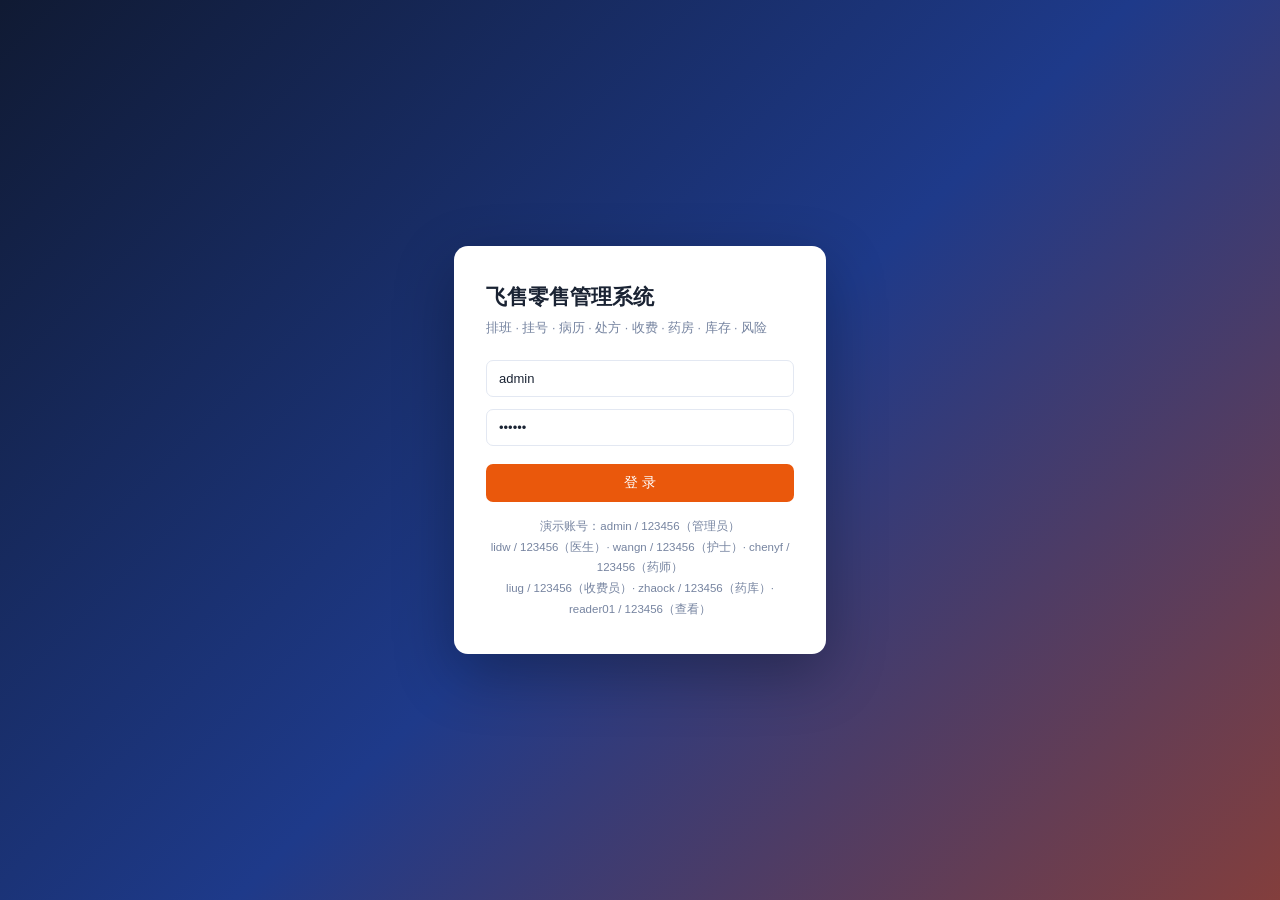
<file: frontend/index.html>
<!DOCTYPE html>
<html lang="zh-CN">
<head>
<meta charset="utf-8">
<meta name="viewport" content="width=device-width, initial-scale=1">
<title>飞售零售管理系统</title>
<link rel="icon" href="favicon.svg">
<link rel="stylesheet" href="style.css">
<script>var PREFIX = (function () {
    var p = location.pathname.replace(/\/[^/]*$/, '');
    return (p === '/' || p === '') ? '' : p;
  })();</script>
</head>
<body>
<div id="sidebar">
  <div class="brand">飞售</div>
  <div class="brand-sub">零售管理系统 v1.0</div>
  <nav id="nav"></nav>
  <div class="side-foot">
    <span id="who">—</span>
    <button class="btn sm ghost" id="btn-logout">退出</button>
  </div>
</div>
<main id="main"></main>
<div id="modal-mask" class="modal-mask hidden"><div class="modal" id="modal"></div></div>
<div id="toast" class="toast hidden"></div>
<script src="app.js"></script>
<script src="pages.js"></script>
<script>boot();</script>
</body>
</html>
</file>
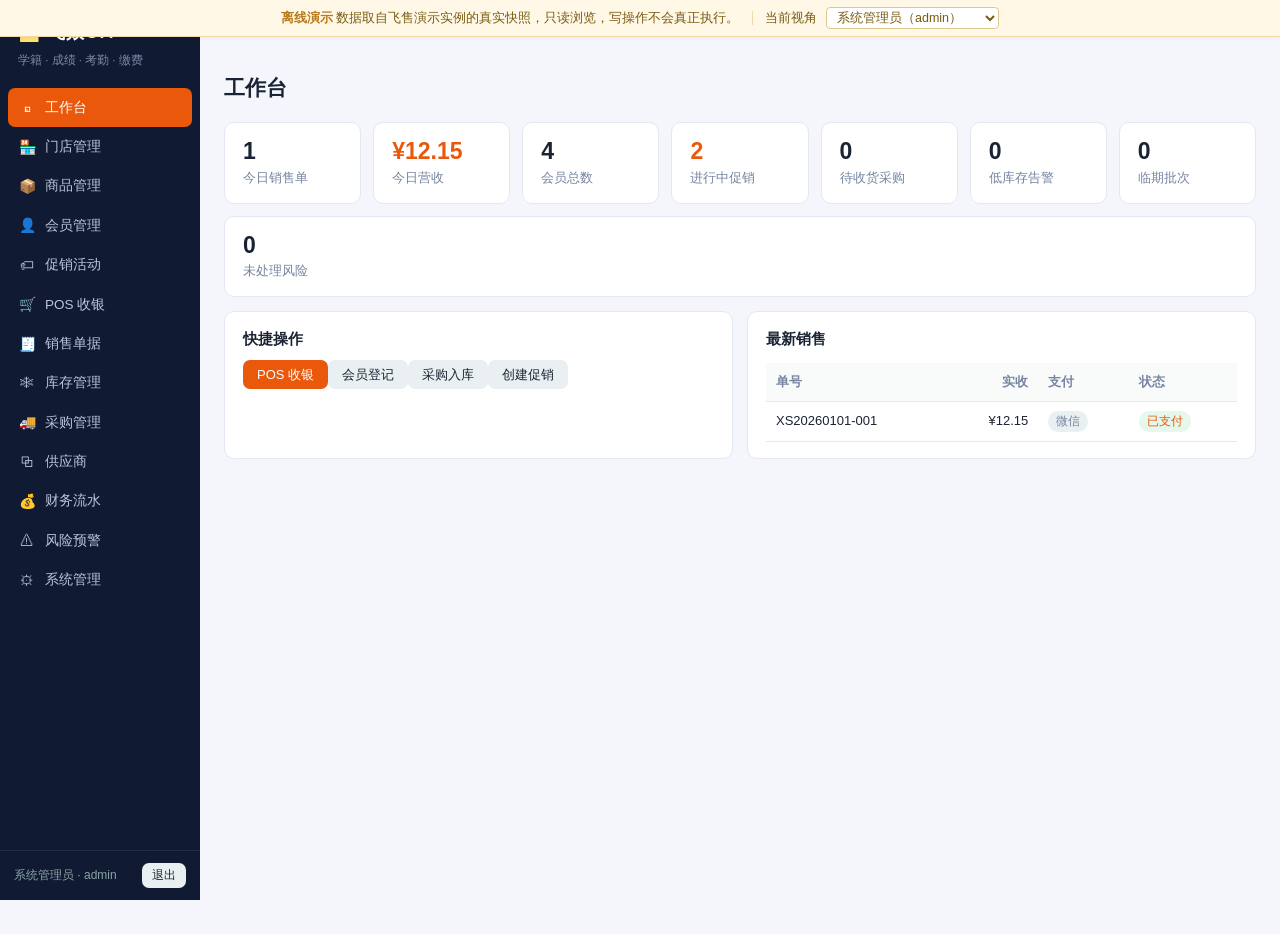
<file: demo/飞售零售管理系统Demo.html>
<!DOCTYPE html>
<html lang="zh-CN">
<head>
<meta charset="UTF-8" />
<meta name="viewport" content="width=device-width, initial-scale=1.0" />
<title>飞育教育管理系统 · 离线演示</title>
<style>
/* 飞育教育管理系统 · 样式 */
:root {
  --pri: #ea580c;
  --pri-d: #16389f;
  --bg: #f4f6fb;
  --card: #fff;
  --line: #e3e8f2;
  --txt: #1a2333;
  --sub: #7684a0;
  --ok: #ea580c;
  --warn: #d99b0b;
  --err: #cf2f4b;
  --side: #101a33;
  --side-2: #1b2b52;
}
* { box-sizing: border-box; }
html, body { margin: 0; padding: 0; }
body {
  font: 14px/1.6 -apple-system, "PingFang SC", "Microsoft YaHei", "Segoe UI", sans-serif;
  color: var(--txt);
  background: var(--bg);
  overflow-x: hidden;
}
a { color: var(--pri); text-decoration: none; }

/* ---------- 侧边栏 ---------- */
#sidebar {
  position: fixed; left: 0; top: 0; bottom: 0; width: 200px;
  background: var(--side); color: #c5cfdf; display: flex; flex-direction: column;
  z-index: 20;
}
.brand {
  padding: 18px 18px 4px; font-size: 18px; font-weight: 700; color: #fff;
  letter-spacing: 1px;
}
.brand-sub { padding: 0 18px 14px; font-size: 11.5px; color: #7d8aa5; }
#nav { flex: 1; overflow-y: auto; padding: 4px 8px; }
#nav a {
  display: flex; align-items: center; gap: 9px; padding: 8px 10px; margin: 1px 0;
  color: #b9c5da; border-radius: 7px; font-size: 13.5px; position: relative;
}
#nav a .ic { width: 18px; text-align: center; font-size: 14px; }
#nav a:hover { background: var(--side-2); color: #fff; }
#nav a.on { background: var(--pri); color: #fff; }
#nav a .badge {
  margin-left: auto; background: var(--err); color: #fff; font-size: 11px;
  min-width: 18px; height: 18px; line-height: 18px; text-align: center;
  border-radius: 9px; padding: 0 5px; font-weight: 600;
}
#nav a.on .badge { background: rgba(255,255,255,.28); }
.side-foot {
  padding: 12px 14px; border-top: 1px solid rgba(255,255,255,.08);
  font-size: 12px; display: flex; align-items: center; gap: 8px; flex-wrap: wrap;
}
.side-foot span { color: #8ba3a6; flex: 1; min-width: 80px; }

/* ---------- 主区 ---------- */
#main {
  margin-left: 200px; padding: 20px 24px 48px; min-height: 100vh;
}
h2.page { font-size: 19px; margin: 0 0 4px; font-weight: 650; }
.page-desc { color: var(--sub); font-size: 12.5px; margin-bottom: 14px; }

/* ---------- 卡片 ---------- */
.card {
  background: var(--card); border: 1px solid var(--line); border-radius: 10px;
  padding: 16px 18px; margin-bottom: 14px;
}
.card h3 {
  margin: 0 0 12px; font-size: 14.5px; font-weight: 650; display: flex;
  align-items: center; gap: 8px;
}
.card h3 .sub { font-weight: 400; font-size: 12px; color: var(--sub); margin-left: auto; }

/* ---------- KPI ---------- */
.kpis { display: flex; gap: 12px; flex-wrap: wrap; margin-bottom: 14px; }
.kpi {
  background: var(--card); border: 1px solid var(--line); border-radius: 10px;
  padding: 14px 18px; min-width: 130px; flex: 1;
}
.kpi b { display: block; font-size: 23px; font-weight: 700; line-height: 1.25; }
.kpi span { font-size: 12.5px; color: var(--sub); }
.kpi.ok b { color: var(--ok); }
.kpi.warn b { color: var(--warn); }
.kpi.err b { color: var(--err); }
.kpi.pri b { color: var(--pri); }

/* ---------- 工具条 ---------- */
.toolbar { display: flex; gap: 8px; flex-wrap: wrap; align-items: center; margin-bottom: 12px; }
.btn {
  border: 0; background: var(--pri); color: #fff; padding: 7px 14px;
  border-radius: 7px; font-size: 13px; cursor: pointer; font-family: inherit;
  transition: background .15s;
}
.btn:hover { background: var(--pri-d); }
.btn:disabled { opacity: .55; cursor: not-allowed; }
.btn.ghost { background: #eaf0f1; color: var(--txt); }
.btn.ghost:hover { background: #dfe8e9; }
.btn.danger { background: var(--err); }
.btn.ok { background: var(--ok); }
.btn.sm { padding: 4px 10px; font-size: 12px; }

input, select, textarea {
  font-family: inherit; font-size: 13px; padding: 7px 10px;
  border: 1px solid var(--line); border-radius: 7px; background: #fff;
  color: var(--txt); outline: none; max-width: 100%;
}
input:focus, select:focus, textarea:focus { border-color: var(--pri); }
textarea { resize: vertical; min-height: 84px; width: 100%; }

/* ---------- 表格 ---------- */
.tw { overflow-x: auto; }
table { width: 100%; border-collapse: collapse; font-size: 13px; }
th, td {
  text-align: left; padding: 9px 10px; border-bottom: 1px solid var(--line);
  white-space: nowrap;
}
th { color: var(--sub); font-weight: 600; font-size: 12.5px; background: #f9fbfb; }
tbody tr:hover { background: #f6faf9; }
tr.click { cursor: pointer; }
td.wrap { white-space: normal; min-width: 180px; }
td.num, th.num { text-align: right; font-variant-numeric: tabular-nums; }

.tag {
  display: inline-block; padding: 1px 8px; border-radius: 10px; font-size: 12px;
  background: #eaf0f1; color: var(--sub);
}
.tag.ok { background: #e6f7ec; color: var(--ok); }
.tag.warn { background: #fff5e0; color: var(--warn); }
.tag.err { background: #fdedf0; color: var(--err); }
.tag.pri { background: #e3f4f2; color: var(--pri); }

.empty { color: var(--sub); text-align: center; padding: 44px 12px; font-size: 13px; }

/* ---------- 表单 ---------- */
.fld { display: block; margin-bottom: 12px; }
.fld > span { display: block; font-size: 12.5px; color: var(--sub); margin-bottom: 5px; }
.fld input, .fld select, .fld textarea { width: 100%; }
.fld i { display: block; font-size: 11.5px; color: var(--sub); font-style: normal; margin-top: 3px; }
.grid2 { display: grid; grid-template-columns: 1fr 1fr; gap: 0 14px; }
.grid3 { display: grid; grid-template-columns: repeat(3, 1fr); gap: 0 14px; }

/* ---------- 进度条 ---------- */
.bar { background: #eaf0f1; border-radius: 5px; height: 9px; overflow: hidden; }
.bar i { display: block; height: 100%; background: var(--pri); border-radius: 5px; }
.bar i.warn { background: var(--warn); }
.bar i.err { background: var(--err); }
.bar i.ok { background: var(--ok); }

/* ---------- 竖向柱状图 ---------- */
.chart { display: flex; align-items: flex-end; gap: 10px; height: 190px; padding: 6px 0 0; }
.chart .col { flex: 1; display: flex; flex-direction: column; justify-content: flex-end;
  align-items: center; gap: 4px; min-width: 0; }
.chart .col .bars { display: flex; gap: 3px; align-items: flex-end; height: 150px; }
.chart .col .bars i { width: 14px; border-radius: 3px 3px 0 0; background: var(--pri);
  display: block; min-height: 2px; }
.chart .col .bars i.b2 { background: #9ecfc9; }
.chart .col .lb { font-size: 11.5px; color: var(--sub); white-space: nowrap; }
.chart .col .vv { font-size: 11px; color: var(--txt); }

/* ---------- 横向条形排行 ---------- */
.rank { display: flex; flex-direction: column; gap: 9px; }
.rank .r { display: flex; align-items: center; gap: 10px; font-size: 12.5px; }
.rank .r .n { width: 128px; overflow: hidden; text-overflow: ellipsis; white-space: nowrap; }
.rank .r .b { flex: 1; }
.rank .r .v { width: 96px; text-align: right; color: var(--sub);
  font-variant-numeric: tabular-nums; }

/* ---------- 时间线 ---------- */
.tl { position: relative; padding-left: 22px; }
.tl:before {
  content: ''; position: absolute; left: 6px; top: 6px; bottom: 6px;
  width: 2px; background: var(--line);
}
.tl-item { position: relative; padding: 0 0 16px; }
.tl-item:before {
  content: ''; position: absolute; left: -20px; top: 5px; width: 10px; height: 10px;
  border-radius: 50%; background: #fff; border: 2px solid var(--pri);
}
.tl-item.pass:before { border-color: var(--ok); }
.tl-item.reject:before { border-color: var(--err); }
.tl-item .t { font-size: 11.5px; color: var(--sub); }
.tl-item .h { font-weight: 600; font-size: 13.5px; margin: 1px 0; }
.tl-item .d { color: var(--sub); font-size: 12.5px; }

/* ---------- 风险卡片 ---------- */
.risk-list { display: flex; flex-direction: column; gap: 10px; }
.risk-item {
  background: var(--card); border: 1px solid var(--line); border-left: 3px solid var(--warn);
  border-radius: 9px; padding: 12px 16px;
}
.risk-item.lv-hi { border-left-color: var(--err); }
.risk-item.lv-mid { border-left-color: var(--warn); }
.risk-item.lv-lo { border-left-color: #9ecfc9; }
.risk-item .h { display: flex; align-items: center; gap: 8px; }
.risk-item .h b { font-size: 13.5px; }
.risk-item .d { color: var(--sub); font-size: 12.5px; margin: 4px 0 0; }

/* ---------- 税率卡 ---------- */
.rate-grid { display: grid; grid-template-columns: repeat(auto-fill, minmax(150px, 1fr)); gap: 10px; }
.rate-card {
  border: 1px solid var(--line); border-radius: 9px; padding: 12px 14px; background: #fff;
}
.rate-card b { display: block; font-size: 20px; color: var(--pri); }
.rate-card span { font-size: 12px; color: var(--sub); }

/* ---------- 弹层 ---------- */
.modal-mask {
  position: fixed; inset: 0; background: rgba(15, 28, 30, .45); z-index: 60;
  display: flex; align-items: flex-start; justify-content: center; padding: 40px 16px;
  overflow-y: auto;
}
.modal {
  background: #fff; border-radius: 12px; padding: 20px 22px; width: 520px;
  max-width: 100%; box-shadow: 0 16px 48px rgba(0,0,0,.22);
}
.modal.wide { width: 800px; }
.modal h3 { margin: 0 0 14px; font-size: 16px; }
.modal .acts { display: flex; gap: 8px; justify-content: flex-end; margin-top: 16px; }
.hidden { display: none !important; }

.toast {
  position: fixed; left: 50%; bottom: 40px; transform: translateX(-50%);
  background: #1a2333; color: #fff; padding: 10px 20px; border-radius: 8px;
  font-size: 13px; z-index: 90; box-shadow: 0 8px 24px rgba(0,0,0,.2);
  max-width: 80vw;
}

/* ---------- 结算卡 ---------- */
.settle {
  background: linear-gradient(135deg, #c2410c, #3b82f6); color: #fff;
  border-radius: 10px; padding: 16px 20px; margin-bottom: 14px;
}
.settle .row { display: flex; gap: 26px; flex-wrap: wrap; }
.settle .row > div b { display: block; font-size: 21px; font-weight: 700; }
.settle .row > div span { font-size: 12px; opacity: .82; }
.settle .note { margin-top: 10px; font-size: 12px; opacity: .85; }

/* ---------- 登录页 ---------- */
.login-wrap {
  min-height: 100vh; display: flex; align-items: center; justify-content: center;
  background: linear-gradient(135deg, #101a33 0%, #1e3a8a 52%, #c2410c 130%);
  padding: 20px;
}
.login-box {
  background: #fff; border-radius: 14px; padding: 34px 32px; width: 372px;
  max-width: 100%; box-shadow: 0 20px 60px rgba(0,0,0,.3);
}
.login-box h1 { font-size: 21px; margin: 0 0 4px; }
.login-box p { color: var(--sub); font-size: 12.5px; margin: 0 0 22px; }
.login-box input { width: 100%; margin-bottom: 12px; padding: 10px 12px; }
.login-box .btn { width: 100%; padding: 10px; font-size: 14px; margin-top: 6px; }
.hint { font-size: 11.5px; color: var(--sub); text-align: center; margin-top: 14px;
  line-height: 1.8; }

/* ---------- 移动端 ---------- */
@media (max-width: 820px) {
  #sidebar {
    position: static; width: auto; flex-direction: row; align-items: center;
    overflow-x: auto; padding: 0 8px;
  }
  .brand { padding: 10px 8px; font-size: 15px; white-space: nowrap; }
  .brand-sub { display: none; }
  #nav { display: flex; padding: 6px 0; flex: 1; }
  #nav a { white-space: nowrap; padding: 6px 10px; }
  #nav a .ic { display: none; }
  .side-foot { border: 0; padding: 6px; }
  .side-foot span { display: none; }
  #main { margin-left: 0; padding: 14px 12px 40px; }
  .grid2, .grid3 { grid-template-columns: 1fr; }
  .kpi b { font-size: 20px; }
  .chart { height: 160px; }
  .chart .col .bars { height: 120px; }
}

/* ---------- 飞育扩展 ---------- */
.sub-cell { font-size: 12px; color: var(--sub); max-width: 280px; white-space: normal; }
.rowitem { padding: 8px 4px; border-bottom: 1px dashed var(--line); display: flex; flex-wrap: wrap; align-items: baseline; gap: 8px; }
.rowitem.hot b { color: var(--err); }
.rowitem i { margin-left: auto; font-style: normal; font-size: 11.5px; color: var(--sub); }
.rowitem p { width: 100%; margin: 2px 0 0; font-size: 12.5px; color: var(--sub); }
table.week th { text-align: center; padding: 6px 4px; font-size: 12.5px; }
table.week td { border: 1px solid var(--line); padding: 3px; vertical-align: top; height: 46px; }
.slot b { display: block; font-size: 12px; color: var(--pri); }
.slot i { font-style: normal; font-size: 11px; color: var(--sub); }
.card.hot { border-color: #f3c1cb; background: #fff7f8; }
select, input[type=number] { margin-left: 6px; }

.pos-sum{font-size:15px;font-weight:600;color:#ea580c;padding:8px 4px;}


.demo-bar{position:fixed;left:0;right:0;top:0;z-index:99;background:#fff8e6;color:#7a5b12;
  border-bottom:1px solid #f0d9a8;font-size:12.5px;padding:7px 16px;text-align:center;
  box-shadow:0 1px 4px rgba(0,0,0,.06)}
.demo-bar b{color:#b8791b}
.demo-bar .who{margin-left:12px;padding-left:12px;border-left:1px solid #f0d9a8}
.demo-bar select{font-size:12.5px;padding:2px 6px;border:1px solid #e0c98f;border-radius:4px;
  background:#fff;color:#7a5b12}
body{padding-top:34px}

</style>
</head>
<body>
  <div id="sidebar">
    <div class="brand">🗂️ 飞效OA</div>
    <div class="brand-sub">学籍 · 成绩 · 考勤 · 缴费</div>
    <nav id="nav"></nav>
    <div class="side-foot">
      <span id="who"></span>
      <button id="btn-logout" class="btn ghost sm">退出</button>
    </div>
  </div>
  <main id="main"><div class="empty">加载中…</div></main>
  <div id="modal-mask" class="modal-mask hidden"><div id="modal" class="modal"></div></div>
  <div id="toast" class="toast hidden"></div>
<script>var PREFIX = '';</script>
<script>

/* ============ 离线演示运行时：拦截 fetch 改读快照 ============ */
var SNAP = {"/api/me":{"user":{"id":1,"username":"admin","name":"系统管理员","role":"admin"},"perms":"*"},"/api/dashboard":{"date":"2026-10-23","sales_today":1,"income_cents":1215,"members":4,"pending_purchase":0,"low_stock":0,"near_expiry":0,"active_promotions":2,"open_risks":0},"/api/notices":{"items":[{"id":1,"title":"欢迎使用飞售零售管理系统","content":"系统已上线演示环境，请使用 admin/123456 登录体验。","level":"info","created_at":"2026-10-23 16:59:11"}],"total":1,"page":1,"size":20},"/api/sales":{"items":[{"id":1,"no":"XS20260101-001","store_id":1,"member_id":1,"subtotal_cents":1350,"promo_off_cents":0,"member_off_cents":135,"paid_cents":1215,"pay_method":"wechat","received_cents":1215,"points":121,"status":"paid","version":1,"created_at":"2026-10-23 16:59:11"}],"total":1,"page":1,"size":20},"/api/users":{"items":[{"id":1,"username":"admin","name":"系统管理员","role":"admin","phone":null,"status":1,"created_at":"2026-10-23 16:59:11"},{"id":2,"username":"lim","name":"李明","role":"manager","phone":null,"status":1,"created_at":"2026-10-23 16:59:11"},{"id":3,"username":"wangn","name":"王妮","role":"cashier","phone":null,"status":1,"created_at":"2026-10-23 16:59:11"},{"id":4,"username":"chenyf","name":"陈永发","role":"warehouse","phone":null,"status":1,"created_at":"2026-10-23 16:59:11"},{"id":5,"username":"liug","name":"刘光","role":"member_admin","phone":null,"status":1,"created_at":"2026-10-23 16:59:11"},{"id":6,"username":"reader01","name":"只读账号","role":"reader","phone":null,"status":1,"created_at":"2026-10-23 16:59:11"}],"total":6,"page":1,"size":20},"/api/api-keys":{"items":[],"total":0,"page":1,"size":20},"/api/stores":{"items":[{"id":1,"code":"S001","name":"旗舰店（中心广场）","address":"幸福路1号中心广场","phone":"0571-88880001","status":"active","created_at":"2026-10-23 16:59:11"},{"id":2,"code":"S002","name":"城东店","address":"城东大道88号","phone":"0571-88880002","status":"active","created_at":"2026-10-23 16:59:11"},{"id":3,"code":"S003","name":"大学城店","address":"文华路学府街口","phone":"0571-88880003","status":"active","created_at":"2026-10-23 16:59:11"}],"total":3,"page":1,"size":20},"/api/stores?keyword=旗":{"items":[{"id":1,"code":"S001","name":"旗舰店（中心广场）","address":"幸福路1号中心广场","phone":"0571-88880001","status":"active","created_at":"2026-10-23 16:59:11"}],"total":1,"page":1,"size":20},"/api/commodities":{"items":[{"id":1,"sku":"SP0001","barcode":"6901234500011","name":"可口可乐330ml","unit":"罐","category":"饮料","price_cents":350,"cost_cents":220,"shelf_life_days":270,"safe_stock":50,"status":"active","created_at":"2026-10-23 16:59:11","stock":298},{"id":2,"sku":"SP0002","barcode":"6901234500028","name":"农夫山泉550ml","unit":"瓶","category":"饮料","price_cents":200,"cost_cents":120,"shelf_life_days":270,"safe_stock":60,"status":"active","created_at":"2026-10-23 16:59:11","stock":270},{"id":3,"sku":"SP0003","barcode":"6901234500035","name":"乐事薯片原味","unit":"袋","category":"零食","price_cents":650,"cost_cents":400,"shelf_life_days":180,"safe_stock":30,"status":"active","created_at":"2026-10-23 16:59:11","stock":59},{"id":4,"sku":"SP0004","barcode":"6901234500042","name":"康师傅红烧牛肉面","unit":"桶","category":"食品","price_cents":450,"cost_cents":280,"shelf_life_days":180,"safe_stock":40,"status":"active","created_at":"2026-10-23 16:59:11","stock":100},{"id":5,"sku":"SP0005","barcode":"6901234500059","name":"蒙牛纯牛奶250ml","unit":"盒","category":"乳品","price_cents":300,"cost_cents":200,"shelf_life_days":90,"safe_stock":30,"status":"active","created_at":"2026-10-23 16:59:11","stock":40},{"id":6,"sku":"SP0006","barcode":"6901234500066","name":"飞售纸巾抽装","unit":"包","category":"日化","price_cents":250,"cost_cents":140,"shelf_life_days":720,"safe_stock":40,"status":"active","created_at":"2026-10-23 16:59:11","stock":80},{"id":7,"sku":"SP0007","barcode":"6901234500073","name":"士力架花生夹心","unit":"支","category":"零食","price_cents":500,"cost_cents":320,"shelf_life_days":240,"safe_stock":25,"status":"active","created_at":"2026-10-23 16:59:11","stock":8},{"id":8,"sku":"SP0008","barcode":"6901234500080","name":"海飞丝洗发水","unit":"瓶","category":"日化","price_cents":2990,"cost_cents":1900,"shelf_life_days":720,"safe_stock":10,"status":"active","created_at":"2026-10-23 16:59:11","stock":6}],"total":8,"page":1,"size":20},"/api/commodities/barcode/6901234500011":{"id":1,"sku":"SP0001","barcode":"6901234500011","name":"可口可乐330ml","unit":"罐","category":"饮料","price_cents":350,"cost_cents":220,"shelf_life_days":270,"safe_stock":50,"status":"active","created_at":"2026-10-23 16:59:11","stock":298},"/api/commodities/1":{"id":1,"sku":"SP0001","barcode":"6901234500011","name":"可口可乐330ml","unit":"罐","category":"饮料","price_cents":350,"cost_cents":220,"shelf_life_days":270,"safe_stock":50,"status":"active","created_at":"2026-10-23 16:59:11","batches":[{"id":1,"store_id":1,"commodity_id":1,"batch_no":"B2026A01","qty":198,"expire_at":"2027-02-20","version":1,"created_at":"2026-10-23 16:59:11"},{"id":9,"store_id":2,"commodity_id":1,"batch_no":"B2026B01","qty":100,"expire_at":"2027-04-21","version":1,"created_at":"2026-10-23 16:59:11"}]},"/api/members":{"items":[{"id":4,"code":"M0004","name":"赵六","phone":"13800000004","level":"platinum","points":25600,"balance_cents":50000,"status":"active","created_at":"2026-10-23 16:59:11"},{"id":3,"code":"M0003","name":"王强","phone":"13800000003","level":"normal","points":800,"balance_cents":0,"status":"active","created_at":"2026-10-23 16:59:11"},{"id":2,"code":"M0002","name":"李娜","phone":"13800000002","level":"silver","points":4200,"balance_cents":5000,"status":"active","created_at":"2026-10-23 16:59:11"},{"id":1,"code":"M0001","name":"张伟","phone":"13800000001","level":"gold","points":12800,"balance_cents":20000,"status":"active","created_at":"2026-10-23 16:59:11"}],"total":4,"page":1,"size":20},"/api/members?level=gold":{"items":[{"id":1,"code":"M0001","name":"张伟","phone":"13800000001","level":"gold","points":12800,"balance_cents":20000,"status":"active","created_at":"2026-10-23 16:59:11"}],"total":1,"page":1,"size":20},"/api/members/1":{"id":1,"code":"M0001","name":"张伟","phone":"13800000001","level":"gold","points":12800,"balance_cents":20000,"status":"active","created_at":"2026-10-23 16:59:11","discount_rate":0.9},"/api/members/1/txns":{"items":[{"id":1,"member_id":1,"ttype":"earn","points_delta":121,"amount_cents":1215,"note":"消费积分 XS20260101-001","ref_id":1,"created_at":"2026-10-23 16:59:11"}],"total":1,"page":1,"size":20},"/api/members/1/sales":{"items":[{"id":1,"no":"XS20260101-001","store_id":1,"member_id":1,"subtotal_cents":1350,"promo_off_cents":0,"member_off_cents":135,"paid_cents":1215,"pay_method":"wechat","received_cents":1215,"points":121,"status":"paid","version":1,"created_at":"2026-10-23 16:59:11"}],"total":1,"page":1,"size":20},"/api/promotions":{"items":[{"id":2,"name":"饮料类88折","ptype":"discount","threshold_cents":0,"off_cents":0,"rate":88,"start_date":"2026-01-01","end_date":"2027-12-31","store_id":null,"status":"active","created_at":"2026-10-23 16:59:11"},{"id":1,"name":"全场满30减5","ptype":"full_off","threshold_cents":3000,"off_cents":500,"rate":100,"start_date":"2026-01-01","end_date":"2027-12-31","store_id":null,"status":"active","created_at":"2026-10-23 16:59:11"}],"total":2,"page":1,"size":20},"/api/promotions/1":{"id":1,"name":"全场满30减5","ptype":"full_off","threshold_cents":3000,"off_cents":500,"rate":100,"start_date":"2026-01-01","end_date":"2027-12-31","store_id":null,"status":"active","created_at":"2026-10-23 16:59:11"},"/api/sales?status=paid":{"items":[{"id":1,"no":"XS20260101-001","store_id":1,"member_id":1,"subtotal_cents":1350,"promo_off_cents":0,"member_off_cents":135,"paid_cents":1215,"pay_method":"wechat","received_cents":1215,"points":121,"status":"paid","version":1,"created_at":"2026-10-23 16:59:11"}],"total":1,"page":1,"size":20},"/api/sales?status=refunded":{"items":[],"total":0,"page":1,"size":20},"/api/sales/1":{"id":1,"no":"XS20260101-001","store_id":1,"member_id":1,"subtotal_cents":1350,"promo_off_cents":0,"member_off_cents":135,"paid_cents":1215,"pay_method":"wechat","received_cents":1215,"points":121,"status":"paid","version":1,"created_at":"2026-10-23 16:59:11","items":[{"id":1,"sale_id":1,"commodity_id":1,"commodity_name":"可口可乐330ml","qty":2,"unit_price_cents":350,"cost_cents":220,"amount_cents":700},{"id":2,"sale_id":1,"commodity_id":3,"commodity_name":"乐事薯片原味","qty":1,"unit_price_cents":650,"cost_cents":400,"amount_cents":650}],"store":{"id":1,"code":"S001","name":"旗舰店（中心广场）"},"member":{"id":1,"code":"M0001","name":"张伟","level":"gold"}},"/api/inventory":{"items":[{"id":5,"store_id":1,"commodity_id":5,"batch_no":"B2026A05","qty":40,"expire_at":"2026-12-07","version":1,"created_at":"2026-10-23 16:59:11","commodity_name":"蒙牛纯牛奶250ml","sku":"SP0005","safe_stock":30},{"id":3,"store_id":1,"commodity_id":3,"batch_no":"B2026A03","qty":59,"expire_at":"2026-12-22","version":1,"created_at":"2026-10-23 16:59:11","commodity_name":"乐事薯片原味","sku":"SP0003","safe_stock":30},{"id":1,"store_id":1,"commodity_id":1,"batch_no":"B2026A01","qty":198,"expire_at":"2027-02-20","version":1,"created_at":"2026-10-23 16:59:11","commodity_name":"可口可乐330ml","sku":"SP0001","safe_stock":50},{"id":4,"store_id":1,"commodity_id":4,"batch_no":"B2026A04","qty":100,"expire_at":"2027-03-22","version":1,"created_at":"2026-10-23 16:59:11","commodity_name":"康师傅红烧牛肉面","sku":"SP0004","safe_stock":40},{"id":9,"store_id":2,"commodity_id":1,"batch_no":"B2026B01","qty":100,"expire_at":"2027-04-21","version":1,"created_at":"2026-10-23 16:59:11","commodity_name":"可口可乐330ml","sku":"SP0001","safe_stock":50},{"id":2,"store_id":1,"commodity_id":2,"batch_no":"B2026A02","qty":150,"expire_at":"2027-05-11","version":1,"created_at":"2026-10-23 16:59:11","commodity_name":"农夫山泉550ml","sku":"SP0002","safe_stock":60},{"id":10,"store_id":2,"commodity_id":2,"batch_no":"B2026B02","qty":120,"expire_at":"2027-05-31","version":1,"created_at":"2026-10-23 16:59:11","commodity_name":"农夫山泉550ml","sku":"SP0002","safe_stock":60},{"id":7,"store_id":1,"commodity_id":7,"batch_no":"B2026A07","qty":8,"expire_at":"2027-06-30","version":1,"created_at":"2026-10-23 16:59:11","commodity_name":"士力架花生夹心","sku":"SP0007","safe_stock":25},{"id":6,"store_id":1,"commodity_id":6,"batch_no":"B2026A06","qty":80,"expire_at":"2027-11-27","version":1,"created_at":"2026-10-23 16:59:11","commodity_name":"飞售纸巾抽装","sku":"SP0006","safe_stock":40},{"id":8,"store_id":1,"commodity_id":8,"batch_no":"B2026A08","qty":6,"expire_at":"2028-03-06","version":1,"created_at":"2026-10-23 16:59:11","commodity_name":"海飞丝洗发水","sku":"SP0008","safe_stock":10}],"total":10,"page":1,"size":20},"/api/inventory/summary?store_id=1&commodity_id=1":{"commodity_id":1,"store_id":1,"total":198,"batches":[{"batch_no":"B2026A01","qty":198,"expire_at":"2027-02-20","store_id":1}]},"/api/purchases":{"items":[{"id":1,"no":"CG20260101-001","supplier_id":1,"store_id":1,"status":"received","total_cents":22000,"version":1,"created_at":"2026-10-23 16:59:11"}],"total":1,"page":1,"size":20},"/api/purchases/1":{"id":1,"no":"CG20260101-001","supplier_id":1,"store_id":1,"status":"received","total_cents":22000,"version":1,"created_at":"2026-10-23 16:59:11","items":[{"id":1,"purchase_id":1,"commodity_id":1,"qty":100,"cost_cents":220,"amount_cents":22000,"batch_no":"B2026A01","expiry":"2027-02-20","commodity_name":"可口可乐330ml"}],"supplier":{"name":"华东饮品供应链","phone":"13900000001"}},"/api/suppliers":{"items":[{"id":1,"name":"华东饮品供应链","contact":"周经理","phone":"13900000001","credit_days":30,"debt_limit_cents":5000000,"payable_cents":22000,"created_at":"2026-10-23 16:59:11"},{"id":2,"name":"鑫达日用百货","contact":"孙经理","phone":"13900000002","credit_days":15,"debt_limit_cents":2000000,"payable_cents":0,"created_at":"2026-10-23 16:59:11"}],"total":2,"page":1,"size":20},"/api/transactions":{"items":[{"id":1,"ttype":"income","amount_cents":1215,"ref_type":"sale","ref_id":1,"pay_method":"wechat","note":"销售收款 XS20260101-001","version":1,"created_at":"2026-10-23 16:59:11"}],"total":1,"page":1,"size":20},"/api/finance/summary":{"date":"2026-10-23","income_cents":1215,"refund_cents":0,"expense_cents":0,"by_method":{"wechat":1215},"sale_count":1,"member_new":4},"/api/risks":{"items":[{"id":18,"rtype":"expiry_near","ref_id":5,"title":"商品效期预警","detail":"门店 1 蒙牛纯牛奶250ml 批次 B2026A05 效期 2026-12-07，剩余不足 90 天","score":25,"grade":"warn","status":"open","resolved_by":null,"note":null,"created_at":"2026-10-23 16:59:12"},{"id":17,"rtype":"expiry_near","ref_id":3,"title":"商品效期预警","detail":"门店 1 乐事薯片原味 批次 B2026A03 效期 2026-12-22，剩余不足 90 天","score":25,"grade":"warn","status":"open","resolved_by":null,"note":null,"created_at":"2026-10-23 16:59:12"},{"id":16,"rtype":"stock_low","ref_id":300008,"title":"商品低库存","detail":"[大学城店] 海飞丝洗发水 当前库存 0 ≤ 安全库存 10","score":30,"grade":"warn","status":"open","resolved_by":null,"note":null,"created_at":"2026-10-23 16:59:12"},{"id":15,"rtype":"stock_low","ref_id":300007,"title":"商品低库存","detail":"[大学城店] 士力架花生夹心 当前库存 0 ≤ 安全库存 25","score":30,"grade":"warn","status":"open","resolved_by":null,"note":null,"created_at":"2026-10-23 16:59:12"},{"id":14,"rtype":"stock_low","ref_id":300006,"title":"商品低库存","detail":"[大学城店] 飞售纸巾抽装 当前库存 0 ≤ 安全库存 40","score":30,"grade":"warn","status":"open","resolved_by":null,"note":null,"created_at":"2026-10-23 16:59:12"},{"id":13,"rtype":"stock_low","ref_id":300005,"title":"商品低库存","detail":"[大学城店] 蒙牛纯牛奶250ml 当前库存 0 ≤ 安全库存 30","score":30,"grade":"warn","status":"open","resolved_by":null,"note":null,"created_at":"2026-10-23 16:59:12"},{"id":12,"rtype":"stock_low","ref_id":300004,"title":"商品低库存","detail":"[大学城店] 康师傅红烧牛肉面 当前库存 0 ≤ 安全库存 40","score":30,"grade":"warn","status":"open","resolved_by":null,"note":null,"created_at":"2026-10-23 16:59:12"},{"id":11,"rtype":"stock_low","ref_id":300003,"title":"商品低库存","detail":"[大学城店] 乐事薯片原味 当前库存 0 ≤ 安全库存 30","score":30,"grade":"warn","status":"open","resolved_by":null,"note":null,"created_at":"2026-10-23 16:59:12"},{"id":10,"rtype":"stock_low","ref_id":300002,"title":"商品低库存","detail":"[大学城店] 农夫山泉550ml 当前库存 0 ≤ 安全库存 60","score":30,"grade":"warn","status":"open","resolved_by":null,"note":null,"created_at":"2026-10-23 16:59:12"},{"id":9,"rtype":"stock_low","ref_id":300001,"title":"商品低库存","detail":"[大学城店] 可口可乐330ml 当前库存 0 ≤ 安全库存 50","score":30,"grade":"warn","status":"open","resolved_by":null,"note":null,"created_at":"2026-10-23 16:59:12"},{"id":8,"rtype":"stock_low","ref_id":200008,"title":"商品低库存","detail":"[城东店] 海飞丝洗发水 当前库存 0 ≤ 安全库存 10","score":30,"grade":"warn","status":"open","resolved_by":null,"note":null,"created_at":"2026-10-23 16:59:12"},{"id":7,"rtype":"stock_low","ref_id":200007,"title":"商品低库存","detail":"[城东店] 士力架花生夹心 当前库存 0 ≤ 安全库存 25","score":30,"grade":"warn","status":"open","resolved_by":null,"note":null,"created_at":"2026-10-23 16:59:12"},{"id":6,"rtype":"stock_low","ref_id":200006,"title":"商品低库存","detail":"[城东店] 飞售纸巾抽装 当前库存 0 ≤ 安全库存 40","score":30,"grade":"warn","status":"open","resolved_by":null,"note":null,"created_at":"2026-10-23 16:59:12"},{"id":5,"rtype":"stock_low","ref_id":200005,"title":"商品低库存","detail":"[城东店] 蒙牛纯牛奶250ml 当前库存 0 ≤ 安全库存 30","score":30,"grade":"warn","status":"open","resolved_by":null,"note":null,"created_at":"2026-10-23 16:59:12"},{"id":4,"rtype":"stock_low","ref_id":200004,"title":"商品低库存","detail":"[城东店] 康师傅红烧牛肉面 当前库存 0 ≤ 安全库存 40","score":30,"grade":"warn","status":"open","resolved_by":null,"note":null,"created_at":"2026-10-23 16:59:12"},{"id":3,"rtype":"stock_low","ref_id":200003,"title":"商品低库存","detail":"[城东店] 乐事薯片原味 当前库存 0 ≤ 安全库存 30","score":30,"grade":"warn","status":"open","resolved_by":null,"note":null,"created_at":"2026-10-23 16:59:12"},{"id":2,"rtype":"stock_low","ref_id":100008,"title":"商品低库存","detail":"[旗舰店（中心广场）] 海飞丝洗发水 当前库存 6 ≤ 安全库存 10","score":30,"grade":"warn","status":"open","resolved_by":null,"note":null,"created_at":"2026-10-23 16:59:12"},{"id":1,"rtype":"stock_low","ref_id":100007,"title":"商品低库存","detail":"[旗舰店（中心广场）] 士力架花生夹心 当前库存 8 ≤ 安全库存 25","score":30,"grade":"warn","status":"open","resolved_by":null,"note":null,"created_at":"2026-10-23 16:59:12"}],"total":18,"page":1,"size":20},"/api/risks?status=open":{"items":[{"id":18,"rtype":"expiry_near","ref_id":5,"title":"商品效期预警","detail":"门店 1 蒙牛纯牛奶250ml 批次 B2026A05 效期 2026-12-07，剩余不足 90 天","score":25,"grade":"warn","status":"open","resolved_by":null,"note":null,"created_at":"2026-10-23 16:59:12"},{"id":17,"rtype":"expiry_near","ref_id":3,"title":"商品效期预警","detail":"门店 1 乐事薯片原味 批次 B2026A03 效期 2026-12-22，剩余不足 90 天","score":25,"grade":"warn","status":"open","resolved_by":null,"note":null,"created_at":"2026-10-23 16:59:12"},{"id":16,"rtype":"stock_low","ref_id":300008,"title":"商品低库存","detail":"[大学城店] 海飞丝洗发水 当前库存 0 ≤ 安全库存 10","score":30,"grade":"warn","status":"open","resolved_by":null,"note":null,"created_at":"2026-10-23 16:59:12"},{"id":15,"rtype":"stock_low","ref_id":300007,"title":"商品低库存","detail":"[大学城店] 士力架花生夹心 当前库存 0 ≤ 安全库存 25","score":30,"grade":"warn","status":"open","resolved_by":null,"note":null,"created_at":"2026-10-23 16:59:12"},{"id":14,"rtype":"stock_low","ref_id":300006,"title":"商品低库存","detail":"[大学城店] 飞售纸巾抽装 当前库存 0 ≤ 安全库存 40","score":30,"grade":"warn","status":"open","resolved_by":null,"note":null,"created_at":"2026-10-23 16:59:12"},{"id":13,"rtype":"stock_low","ref_id":300005,"title":"商品低库存","detail":"[大学城店] 蒙牛纯牛奶250ml 当前库存 0 ≤ 安全库存 30","score":30,"grade":"warn","status":"open","resolved_by":null,"note":null,"created_at":"2026-10-23 16:59:12"},{"id":12,"rtype":"stock_low","ref_id":300004,"title":"商品低库存","detail":"[大学城店] 康师傅红烧牛肉面 当前库存 0 ≤ 安全库存 40","score":30,"grade":"warn","status":"open","resolved_by":null,"note":null,"created_at":"2026-10-23 16:59:12"},{"id":11,"rtype":"stock_low","ref_id":300003,"title":"商品低库存","detail":"[大学城店] 乐事薯片原味 当前库存 0 ≤ 安全库存 30","score":30,"grade":"warn","status":"open","resolved_by":null,"note":null,"created_at":"2026-10-23 16:59:12"},{"id":10,"rtype":"stock_low","ref_id":300002,"title":"商品低库存","detail":"[大学城店] 农夫山泉550ml 当前库存 0 ≤ 安全库存 60","score":30,"grade":"warn","status":"open","resolved_by":null,"note":null,"created_at":"2026-10-23 16:59:12"},{"id":9,"rtype":"stock_low","ref_id":300001,"title":"商品低库存","detail":"[大学城店] 可口可乐330ml 当前库存 0 ≤ 安全库存 50","score":30,"grade":"warn","status":"open","resolved_by":null,"note":null,"created_at":"2026-10-23 16:59:12"},{"id":8,"rtype":"stock_low","ref_id":200008,"title":"商品低库存","detail":"[城东店] 海飞丝洗发水 当前库存 0 ≤ 安全库存 10","score":30,"grade":"warn","status":"open","resolved_by":null,"note":null,"created_at":"2026-10-23 16:59:12"},{"id":7,"rtype":"stock_low","ref_id":200007,"title":"商品低库存","detail":"[城东店] 士力架花生夹心 当前库存 0 ≤ 安全库存 25","score":30,"grade":"warn","status":"open","resolved_by":null,"note":null,"created_at":"2026-10-23 16:59:12"},{"id":6,"rtype":"stock_low","ref_id":200006,"title":"商品低库存","detail":"[城东店] 飞售纸巾抽装 当前库存 0 ≤ 安全库存 40","score":30,"grade":"warn","status":"open","resolved_by":null,"note":null,"created_at":"2026-10-23 16:59:12"},{"id":5,"rtype":"stock_low","ref_id":200005,"title":"商品低库存","detail":"[城东店] 蒙牛纯牛奶250ml 当前库存 0 ≤ 安全库存 30","score":30,"grade":"warn","status":"open","resolved_by":null,"note":null,"created_at":"2026-10-23 16:59:12"},{"id":4,"rtype":"stock_low","ref_id":200004,"title":"商品低库存","detail":"[城东店] 康师傅红烧牛肉面 当前库存 0 ≤ 安全库存 40","score":30,"grade":"warn","status":"open","resolved_by":null,"note":null,"created_at":"2026-10-23 16:59:12"},{"id":3,"rtype":"stock_low","ref_id":200003,"title":"商品低库存","detail":"[城东店] 乐事薯片原味 当前库存 0 ≤ 安全库存 30","score":30,"grade":"warn","status":"open","resolved_by":null,"note":null,"created_at":"2026-10-23 16:59:12"},{"id":2,"rtype":"stock_low","ref_id":100008,"title":"商品低库存","detail":"[旗舰店（中心广场）] 海飞丝洗发水 当前库存 6 ≤ 安全库存 10","score":30,"grade":"warn","status":"open","resolved_by":null,"note":null,"created_at":"2026-10-23 16:59:12"},{"id":1,"rtype":"stock_low","ref_id":100007,"title":"商品低库存","detail":"[旗舰店（中心广场）] 士力架花生夹心 当前库存 8 ≤ 安全库存 25","score":30,"grade":"warn","status":"open","resolved_by":null,"note":null,"created_at":"2026-10-23 16:59:12"}],"total":18,"page":1,"size":20},"/api/rules":{"items":[]},"/api/logs":{"items":[{"id":1,"ts":"2026-10-23 16:59:11","user_id":1,"action":"login","detail":"admin","ip":null}],"total":1,"page":1,"size":20},"/api/sync?since=0&entities=commodities":{"version":0,"since":0,"changes":[]}};
var DEMO_USERS = {"admin":{"user":{"id":1,"username":"admin","name":"系统管理员","role":"admin"},"perms":["*"]},"lim":{"user":{"id":2,"username":"lim","name":"李明","role":"manager"},"perms":["retail.sales.*","retail.commodities.*","retail.members.*","retail.promotions.*","retail.inventory.read","retail.purchases.read","retail.stores.read","retail.risk.read"]},"liug":{"user":{"id":5,"username":"liug","name":"刘光","role":"member_admin"},"perms":["retail.members.*","retail.members.read"]},"reader01":{"user":{"id":6,"username":"reader01","name":"只读账号","role":"reader"},"perms":["retail.sales.read","retail.commodities.read","retail.members.read","retail.inventory.read","retail.purchases.read","retail.promotions.read"]}};
var DEMO_ME = (function () {
  var q = (location.search || '') + '&' + (location.hash || '');
  var m = q.match(/[?&#]as=([\w\-]+)/);
  var who = m ? decodeURIComponent(m[1]) : '';
  if (who && DEMO_USERS[who]) return DEMO_USERS[who];
  try {
    var saved = sessionStorage.getItem('demo_as');
    if (saved && DEMO_USERS[saved]) return DEMO_USERS[saved];
  } catch (e) { /* ignore */ }
  return {"user":{"id":1,"username":"admin","name":"系统管理员","role":"admin"},"perms":["*"]};
})();

function normPath(p) {
  p = String(p || '').replace(PREFIX, '');
  if (p.charAt(0) !== '/') p = '/' + p;
  return p;
}
function lookup(p) {
  p = normPath(p);
  if (p === '/api/me') return DEMO_ME;
  if (SNAP[p] !== undefined && SNAP[p] !== null) return SNAP[p];
  var bare = p.split('?')[0];
  if (SNAP[bare] !== undefined && SNAP[bare] !== null) return SNAP[bare];
  var fb = [
    [/^\/api\/stores\?/, '/api/stores'],
    [/^\/api\/commodities\?/, '/api/commodities'],
    [/^\/api\/members\?/, '/api/members'],
    [/^\/api\/promotions\?/, '/api/promotions'],
    [/^\/api\/sales\?/, '/api/sales'],
    [/^\/api\/inventory\?/, '/api/inventory'],
    [/^\/api\/purchases\?/, '/api/purchases'],
    [/^\/api\/suppliers\?/, '/api/suppliers'],
    [/^\/api\/transactions\?/, '/api/transactions'],
    [/^\/api\/risks\?/, '/api/risks'],
    [/^\/api\/notices\?/, '/api/notices'],
    [/^\/api\/users\?/, '/api/users'],
    [/^\/api\/api-keys\?/, '/api/api-keys'],
    [/^\/api\/sync\?/, '/api/sync?since=0&entities=commodities']
  ];
  for (var i = 0; i < fb.length; i++) {
    if (fb[i][0].test(p)) return SNAP[fb[i][1]] || {};
  }
  var m = p.match(/^\/api\/commodities\/barcode\/([0-9Xx]+)$/);
  if (m) return (SNAP['/api/commodities/barcode/6901234500011'] || {items: []});
  m = p.match(/^\/api\/members\/(\d+)$/);
  if (m) return (SNAP['/api/members/1'] || {});
  m = p.match(/^\/api\/members\/(\d+)\/(txns|sales)$/);
  if (m) return (SNAP['/api/members/1/' + m[2]] || {items: [], total: 0});
  m = p.match(/^\/api\/inventory\/summary\?store_id=(\d+)&commodity_id=(\d+)$/);
  if (m) {
    var rows = ((SNAP['/api/inventory'] || {}).items || []).filter(function (x) { return x.commodity_id == m[2] && x.store_id == m[1]; });
    return {commodity_id: Number(m[2]), store_id: Number(m[1]), total: rows.reduce(function (a, b) { return a + b.qty; }, 0), batches: rows};
  }
  m = p.match(/^\/api\/commodities\/(\d+)$/);
  if (m) {
    var g = ((SNAP['/api/commodities'] || {}).items || []).filter(function (x) { return x.id == m[1]; })[0];
    if (g) return Object.assign({}, g, {batches: []});
  }
  m = p.match(/^\/api\/promotions\/(\d+)$/);
  if (m) {
    var pr = ((SNAP['/api/promotions'] || {}).items || []).filter(function (x) { return x.id == m[1]; })[0];
    if (pr) return pr;
  }
  m = p.match(/^\/api\/sales\/(\d+)$/);
  if (m) {
    var c = ((SNAP['/api/sales'] || {}).items || []).filter(function (x) { return x.id == m[1]; })[0];
    if (c) return Object.assign({}, c, {items: []});
  }
  m = p.match(/^\/api\/purchases\/(\d+)$/);
  if (m) {
    var v = ((SNAP['/api/purchases'] || {}).items || []).filter(function (x) { return x.id == m[1]; })[0];
    if (v) return Object.assign({}, v, {items: []});
  }
  return null;
}


window.fetch = function (url, opt) {
  var method = (opt && opt.method) || 'GET';
  var path = String(url).replace(location.origin, '');
  var status = 200, body;
  if (method !== 'GET') {
    body = {code: 200, message: '\u6f14\u793a\u73af\u5883\u53ea\u8bfb\uff0c\u5199\u64cd\u4f5c\u672a\u6267\u884c',
            data: {}};
  } else {
    var data = lookup(path);
    if (data === null || data === undefined) {
      body = {code: 200, message: 'ok', data: []};
    } else {
      body = {code: 200, message: 'ok', data: data};
    }
  }
  return Promise.resolve({
    status: status, ok: true,
    json: function () { return Promise.resolve(body); },
    text: function () { return Promise.resolve(JSON.stringify(body)); }
  });
};
window.CSV = function () { return Promise.reject(new Error('\u6f14\u793a\u73af\u5883\u4e0d\u652f\u6301\u5bfc\u51fa')); };

try {
  localStorage.setItem('retail_token', 'demo');
  localStorage.setItem('retail_user', JSON.stringify(DEMO_ME));
} catch (e) { /* ignore */ }

window.demoAs = function (who) {
  var m = DEMO_USERS[who];
  if (!m) return;
  try {
    localStorage.setItem('retail_user', JSON.stringify(m));
    localStorage.setItem('retail_token', 'demo');
    sessionStorage.setItem('demo_as', who);
  } catch (e) { /* ignore */ }
  location.hash = '#/dash';
  location.reload();
};

document.addEventListener('DOMContentLoaded', function () {
  var bar = document.createElement('div');
  bar.className = 'demo-bar';
  var opts = Object.keys(DEMO_USERS).map(function (k) {
    return '<option value="' + k + '"' + (k === DEMO_ME.user.username ? ' selected' : '') + '>'
      + DEMO_USERS[k].user.name + '\uff08' + DEMO_USERS[k].user.role + '\uff09</option>';
  }).join('');
  bar.innerHTML = '<b>\u79bb\u7ebf\u6f14\u793a</b> \u6570\u636e\u53d6\u81ea\u98de\u552e\u6f14\u793a\u5b9e\u4f8b\u7684\u771f\u5b9e\u5feb\u7167\uff0c\u53ea\u8bfb\u6d4f\u89c8\uff0c\u5199\u64cd\u4f5c\u4e0d\u4f1a\u771f\u6b63\u6267\u884c\u3002'
    + '<span class="who">\u5f53\u524d\u89c6\u89d2 <select onchange="demoAs(this.value)">' + opts + '</select></span>';
  document.body.insertBefore(bar, document.body.firstChild);
});

</script>
<script>
/* 飞售零售管理系统 · 框架层 */
var TOKEN = localStorage.getItem('retail_token') || '';
var ME = JSON.parse(localStorage.getItem('retail_user') || '{}');
var PERMS = ME.perms || [];

function api(method, path, body, raw) {
  return fetch(PREFIX + path, {
    method: method,
    headers: Object.assign({'Content-Type': 'application/json'},
      TOKEN ? {Authorization: 'Bearer ' + TOKEN} : {}),
    body: (method === 'POST' || method === 'PUT' || method === 'DELETE') ? JSON.stringify(body || {}) : undefined
  }).then(function (r) {
    if (r.status === 401) { localStorage.clear(); location.href = 'login.html'; throw new Error('unauth'); }
    if (r.status >= 400) {
      return r.text().then(function (t) {
        var msg = 'HTTP ' + r.status;
        try { msg = (JSON.parse(t) || {}).message || msg; } catch (e) { /* 非 JSON */ }
        throw new Error(msg);
      });
    }
    return raw ? r.text() : r.json();
  }).then(function (j) {
    if (raw) return j;
    if (j && j.code && j.code !== 200) throw new Error(j.message || ('错误 ' + j.code));
    return j;
  });
}
function GET(p) { return api('GET', p); }
function POST(p, b) { return api('POST', p, b); }
function PUT(p, b) { return api('PUT', p, b); }
function DEL(p) { return api('DELETE', p); }
function CSV(p) { return api('GET', p, null, true); }

function toast(msg, err) {
  var t = document.getElementById('toast');
  t.textContent = msg;
  t.style.background = err ? '#cf2f4b' : '#2d1a10';
  t.classList.remove('hidden');
  clearTimeout(t._tm);
  t._tm = setTimeout(function () { t.classList.add('hidden'); }, 2600);
}
function esc(s) {
  return String(s == null ? '' : s).replace(/[&<>"]/g, function (c) {
    return {'&': '&amp;', '<': '&lt;', '>': '&gt;', '"': '&quot;'}[c];
  });
}
function perm(p) {
  if (PERMS.indexOf('*') >= 0) return true;
  if (PERMS.indexOf(p) >= 0) return true;
  if (p.slice(-5) === '.read' && PERMS.indexOf(p.slice(0, -5) + '.*') >= 0) return true;
  return false;
}

/* ---------- 格式化 ---------- */
function fmtMoney(n, noSym) {
  if (n == null || n === '') return '—';
  var v = Number(n);
  var s = Math.abs(v) >= 10000
    ? v.toLocaleString('zh-CN', {maximumFractionDigits: 2})
    : v.toFixed(2);
  return (noSym ? '' : '¥') + s;
}
function fmtCents(c, noSym) {
  if (c == null || c === '') return '—';
  return fmtMoney(Number(c) / 100, noSym);
}
function fmtPct(x, digits) {
  if (x == null || x === '') return '—';
  return (Number(x) * 100).toFixed(digits == null ? 0 : digits) + '%';
}
function todayStr() {
  var d = new Date();
  return d.getFullYear() + '-' + String(d.getMonth() + 1).padStart(2, '0') + '-' +
    String(d.getDate()).padStart(2, '0');
}

var NAV = [
  ['dash', '工作台', '◱'],
  ['store', '门店管理', '🏪'],
  ['commodity', '商品管理', '📦'],
  ['member', '会员管理', '👤'],
  ['promotion', '促销活动', '🏷'],
  ['pos', 'POS 收银', '🛒'],
  ['sales', '销售单据', '🧾'],
  ['inventory', '库存管理', '❄'],
  ['purchase', '采购管理', '🚚'],
  ['supplier', '供应商', '⧉'],
  ['finance', '财务流水', '💰'],
  ['risk', '风险预警', '⚠'],
  ['system', '系统管理', '⚙']
];

function boot() {
  if (!TOKEN) { location.href = 'login.html'; return; }
  GET('/api/me').then(function (r) {
    ME = r.data || {}; PERMS = ME.perms || [];
    localStorage.setItem('retail_user', JSON.stringify(ME));
    document.getElementById('who').textContent = ME.user.name + ' · ' + (ME.user.role || '');
    var nav = document.getElementById('nav');
    nav.innerHTML = NAV.map(function (n) {
      return '<a href="#/' + n[0] + '" data-k="' + n[0] + '">' +
        '<span class="ic">' + n[2] + '</span>' + n[1] + '</a>';
    }).join('');
    nav.onclick = function (e) {
      var a = e.target.closest('a'); if (!a) return;
      e.preventDefault();
      go(a.getAttribute('data-k'));
    };
    var key = (location.hash || '#/dash').replace('#/', '');
    go(PAGES[key] ? key : 'dash');
    document.getElementById('btn-logout').onclick = function () {
      POST('/api/logout').then(function () {
        localStorage.clear(); location.href = 'login.html';
      }).catch(function () { localStorage.clear(); location.href = 'login.html'; });
    };
    window.addEventListener('hashchange', function () {
      var k = (location.hash || '#/dash').replace('#/', '');
      if (PAGES[k] && k !== CUR) go(k);
    });
    if (perm('retail.risk.read')) {
      GET('/api/dashboard').then(function (d) {
        var n = ((d.data || {}).open_risks) || 0;
        if (!n) return;
        var a = document.querySelector('#nav a[data-k="risk"]');
        if (a) a.insertAdjacentHTML('beforeend', '<b class="badge">' + n + '</b>');
      }).catch(function () {});
    }
  }).catch(function (e) {
    if (e.message !== 'unauth') location.href = 'login.html';
  });
}

var CUR = null;
function go(key) {
  CUR = key;
  if (location.hash !== '#/' + key) location.hash = '#/' + key;
  document.querySelectorAll('#nav a').forEach(function (a) {
    a.classList.toggle('on', a.getAttribute('data-k') === key);
  });
  var main = document.getElementById('main');
  main.innerHTML = '<div class="empty">加载中…</div>';
  var task;
  try {
    task = PAGES[key](main);
  } catch (e) {
    task = Promise.reject(e);
  }
  Promise.resolve(task).catch(function (e) {
    if (e && e.message === 'unauth') return;
    main.innerHTML = '<div class="empty">加载失败：' + esc(e && e.message) + '</div>';
  });
}

function modal(html, wide) {
  var mask = document.getElementById('modal-mask');
  var box = document.getElementById('modal');
  box.innerHTML = html;
  box.className = 'modal' + (wide ? ' wide' : '');
  mask.classList.remove('hidden');
  mask.onclick = function (e) { if (e.target === mask) closeModal(); };
}
function closeModal() {
  document.getElementById('modal-mask').classList.add('hidden');
}

function table(headers, rows, rowHtml, empty) {
  if (!rows || !rows.length) return '<div class="empty">' + (empty || '暂无数据') + '</div>';
  return '<div class="tw"><table><thead><tr>' + headers.map(function (h) {
    if (h && h.charAt(0) === '~') return '<th class="num">' + h.slice(1) + '</th>';
    return '<th>' + h + '</th>';
  }).join('') + '</tr></thead><tbody>' + rows.map(rowHtml).join('') + '</tbody></table></div>';
}

function tag(text, cls) {
  return '<span class="tag ' + (cls || '') + '">' + esc(text) + '</span>';
}
var SALE_TAG = {'cart': ['购物车', ''], 'paid': ['已支付', 'ok'], 'refunded': ['已退货', 'err'], 'cancelled': ['已取消', 'err']};
function saleTag(s) {
  var m = SALE_TAG[s] || [s, ''];
  return tag(m[0], m[1]);
}
var PO_TAG = {'draft': ['草稿', ''], 'submitted': ['已提交', 'pri'], 'received': ['已入库', 'ok'], 'cancelled': ['已取消', 'err']};
function poTag(s) {
  var m = PO_TAG[s] || [s, ''];
  return tag(m[0], m[1]);
}
var LEVEL_TAG = {'normal': ['普通会员', ''], 'silver': ['银卡 95折', ''], 'gold': ['金卡 9折', 'pri'], 'platinum': ['铂金 85折', 'ok']};
function memberTag(l) {
  var m = LEVEL_TAG[l] || [l, ''];
  return tag(m[0], m[1]);
}
function payTag(t) {
  var m = {'cash': '现金', 'wechat': '微信', 'alipay': '支付宝', 'balance': '储值'};
  return tag(m[t] || t, '');
}
function levelTag(g) {
  var m = {'risk': '高风险', 'warn': '警告', 'info': '提示'};
  return tag(m[g] || g, g === 'risk' ? 'err' : (g === 'warn' ? 'warn' : ''));
}
function kpi(v, label, cls) {
  return '<div class="kpi ' + (cls || '') + '"><b>' + esc(v) + '</b><span>' + esc(label) + '</span></div>';
}
function field(label, input, hint) {
  return '<label class="fld"><span>' + esc(label) + '</span>' + input +
    (hint ? '<i>' + esc(hint) + '</i>' : '') + '</label>';
}
function dl(p, name) {
  CSV(p).then(function (t) {
    var a = document.createElement('a');
    a.href = URL.createObjectURL(new Blob([t], {type: 'text/csv;charset=utf-8'}));
    a.download = name || 'export.csv';
    a.click();
  }).catch(function (e) { toast(e.message, true); });
}
function qs(o) {
  var k = Object.keys(o || {}).filter(function (x) { return o[x]; });
  if (!k.length) return '';
  return '?' + k.map(function (x) { return x + '=' + encodeURIComponent(o[x]); }).join('&');
}

</script>
<script>
/* 飞售零售管理系统 · 页面层 */
var PAGES = {};

/* ---------- 工作台 ---------- */
PAGES.dash = function (main) {
  return GET('/api/dashboard').then(function (r) {
    var d = r.data || {};
    main.innerHTML =
      '<h2>工作台</h2>' +
      '<div class="kpis">' +
      kpi(d.sales_today, '今日销售单') +
      kpi(fmtCents(d.income_cents), '今日营收', 'ok') +
      kpi(d.members, '会员总数') +
      kpi(d.active_promotions, '进行中促销', 'pri') +
      kpi(d.pending_purchase, '待收货采购', d.pending_purchase ? 'warn' : '') +
      kpi(d.low_stock, '低库存告警', d.low_stock ? 'warn' : '') +
      kpi(d.near_expiry, '临期批次', d.near_expiry ? 'warn' : '') +
      kpi(d.open_risks, '未处理风险', d.open_risks ? 'err' : '') +
      '</div>' +
      '<div class="grid2">' +
      '<div class="card"><h3>快捷操作</h3><div class="quick">' +
      (perm('retail.sales.write') ? '<a class="btn" href="#/pos">POS 收银</a>' : '') +
      (perm('retail.members.write') ? '<a class="btn ghost" href="#/member">会员登记</a>' : '') +
      (perm('retail.purchases.write') ? '<a class="btn ghost" href="#/purchase">采购入库</a>' : '') +
      (perm('retail.promotions.write') ? '<a class="btn ghost" href="#/promotion">创建促销</a>' : '') +
      '</div></div>' +
      '<div class="card"><h3>最新销售</h3><div id="dash-sales">加载中…</div></div></div>';
    return GET('/api/sales').then(function (r2) {
      var el = document.getElementById('dash-sales');
      if (el) el.innerHTML = table(['单号', '~实收', '支付', '状态'], (r2.data.items || []).slice(0, 8), function (x) {
        return '<tr><td>' + esc(x.no) + '</td><td class="num">' + fmtCents(x.paid_cents) + '</td>' +
          '<td>' + payTag(x.pay_method) + '</td><td>' + saleTag(x.status) + '</td></tr>';
      }, '暂无销售记录');
    });
  });
};

/* ---------- 门店管理 ---------- */
PAGES.store = function (main) {
  main.innerHTML = '<h2>门店管理</h2><div class="toolbar">' +
    (perm('retail.stores.write') ? '<button class="btn" id="btn-new">新增门店</button>' : '') +
    '<input id="f-kw" placeholder="名称/编码/地址" class="inp">' +
    '<button class="btn ghost" id="btn-search">搜索</button></div><div id="list"></div>';
  function load(kw) {
    GET('/api/stores' + qs({keyword: kw})).then(function (r) {
      document.getElementById('list').innerHTML = table(
        ['编码', '名称', '地址', '电话', '状态'], r.data.items, function (x) {
          return '<tr><td>' + esc(x.code || '—') + '</td><td>' + esc(x.name) + '</td>' +
            '<td>' + esc(x.address || '—') + '</td><td>' + esc(x.phone || '—') + '</td>' +
            '<td>' + tag(x.status === 'active' ? '营业中' : '停用', x.status === 'active' ? 'ok' : 'err') + '</td></tr>';
        });
    });
  }
  document.getElementById('btn-search').onclick = function () { load(document.getElementById('f-kw').value.trim()); };
  if (document.getElementById('btn-new'))
    document.getElementById('btn-new').onclick = function () {
      modal('<h3>新增门店</h3>' +
        field('门店编码', '<input id="f-code" placeholder="如 S004">') +
        field('名称', '<input id="f-name">') +
        field('地址', '<input id="f-addr">') +
        field('电话', '<input id="f-phone">') +
        '<div class="m-foot"><button class="btn" id="btn-ok">保存</button>' +
        '<button class="btn ghost" onclick="closeModal()">取消</button></div>');
      document.getElementById('btn-ok').onclick = function () {
        POST('/api/stores', {
          code: document.getElementById('f-code').value.trim(),
          name: document.getElementById('f-name').value.trim(),
          address: document.getElementById('f-addr').value.trim(),
          phone: document.getElementById('f-phone').value.trim()
        }).then(function () { toast('已保存'); closeModal(); load(); })
          .catch(function (e) { toast(e.message, true); });
      };
    };
  load();
};

/* ---------- 商品管理 ---------- */
PAGES.commodity = function (main) {
  main.innerHTML = '<h2>商品管理</h2><div class="toolbar">' +
    (perm('retail.commodities.write') ? '<button class="btn" id="btn-new">新增商品</button>' : '') +
    '<input id="f-kw" placeholder="名称/SKU" class="inp">' +
    '<input id="f-bc" placeholder="条码" class="inp" style="width:150px">' +
    '<button class="btn ghost" id="btn-search">搜索</button>' +
    '<button class="btn ghost" id="btn-export">导出 CSV</button></div><div id="list"></div>';
  document.getElementById('btn-export').onclick = function () { dl('/api/export/commodities', 'commodities.csv'); };
  function load(kw, bc) {
    GET('/api/commodities' + qs({keyword: kw, barcode: bc})).then(function (r) {
      document.getElementById('list').innerHTML = table(
        ['SKU', '条码', '名称', '分类', '~售价', '~进价', '~库存', '~安全库存'], r.data.items, function (x) {
          return '<tr><td>' + esc(x.sku || '') + '</td><td>' + esc(x.barcode || '—') + '</td><td>' + esc(x.name) + '</td>' +
            '<td>' + esc(x.category || '—') + '</td><td class="num">' + fmtCents(x.price_cents) + '</td>' +
            '<td class="num">' + fmtCents(x.cost_cents) + '</td>' +
            '<td class="num">' + (x.stock <= x.safe_stock ? tag(x.stock, 'err') : x.stock) + '</td>' +
            '<td class="num">' + x.safe_stock + '</td></tr>';
        });
    });
  }
  document.getElementById('btn-search').onclick = function () {
    load(document.getElementById('f-kw').value.trim(), document.getElementById('f-bc').value.trim());
  };
  if (document.getElementById('btn-new'))
    document.getElementById('btn-new').onclick = function () {
      modal('<h3>新增商品</h3>' +
        field('名称', '<input id="f-name">') +
        field('条码(EAN)', '<input id="f-bc" placeholder="6901234500000">') +
        field('单位', '<input id="f-unit" value="件">') +
        field('分类', '<input id="f-cat" placeholder="饮料/零食/日化…">') +
        field('售价(元)', '<input id="f-price" type="number" step="0.01">') +
        field('进价(元)', '<input id="f-cost" type="number" step="0.01">') +
        field('保质期(天)', '<input id="f-shelf" type="number" value="365">') +
        field('安全库存', '<input id="f-safe" type="number" value="10">') +
        '<div class="m-foot"><button class="btn" id="btn-ok">保存</button>' +
        '<button class="btn ghost" onclick="closeModal()">取消</button></div>', true);
      document.getElementById('btn-ok').onclick = function () {
        POST('/api/commodities', {
          name: document.getElementById('f-name').value.trim(),
          barcode: document.getElementById('f-bc').value.trim(),
          unit: document.getElementById('f-unit').value.trim(),
          category: document.getElementById('f-cat').value.trim(),
          price: Number(document.getElementById('f-price').value || 0),
          cost: Number(document.getElementById('f-cost').value || 0),
          shelf_life_days: Number(document.getElementById('f-shelf').value || 365),
          safe_stock: Number(document.getElementById('f-safe').value || 10)
        }).then(function (r2) { toast('已保存：' + r2.data.sku); closeModal(); load(); })
          .catch(function (e) { toast(e.message, true); });
      };
    };
  load();
};

/* ---------- 会员管理 ---------- */
PAGES.member = function (main) {
  main.innerHTML = '<h2>会员管理</h2><div class="toolbar">' +
    (perm('retail.members.write') ? '<button class="btn" id="btn-new">登记会员</button>' : '') +
    '<input id="f-kw" placeholder="姓名/会员码/手机号" class="inp">' +
    '<select id="f-level"><option value="">全部等级</option><option value="normal">普通</option>' +
    '<option value="silver">银卡</option><option value="gold">金卡</option><option value="platinum">铂金</option></select>' +
    '<button class="btn ghost" id="btn-search">搜索</button>' +
    '<button class="btn ghost" id="btn-export">导出 CSV</button></div><div id="list"></div>';
  document.getElementById('btn-export').onclick = function () { dl('/api/export/members', 'members.csv'); };
  function ops(x) {
    if (!perm('retail.members.write')) return '—';
    return '<button class="btn sm ghost" data-rc="' + x.id + '">充值</button>';
  }
  function load(kw, lv) {
    GET('/api/members' + qs({keyword: kw, level: lv})).then(function (r) {
      document.getElementById('list').innerHTML = table(
        ['会员码', '姓名', '手机号', '等级', '~积分', '~余额', '操作'], r.data.items, function (x) {
          return '<tr><td>' + esc(x.code) + '</td><td>' + esc(x.name) + '</td><td>' + esc(x.phone || '—') + '</td>' +
            '<td>' + memberTag(x.level) + '</td><td class="num">' + x.points + '</td>' +
            '<td class="num">' + fmtCents(x.balance_cents) + '</td><td class="ops">' + ops(x) + '</td></tr>';
        });
      document.getElementById('list').onclick = function (e) {
        var b = e.target.closest('button'); if (!b || !b.getAttribute('data-rc')) return;
        var id = b.getAttribute('data-rc');
        modal('<h3>会员充值</h3>' +
          field('充值金额(元)', '<input id="f-amt" type="number" step="0.01" value="100">') +
          field('备注', '<input id="f-note" placeholder="现金/微信…">') +
          '<div class="m-foot"><button class="btn" id="btn-ok">确认充值</button>' +
          '<button class="btn ghost" onclick="closeModal()">取消</button></div>');
        document.getElementById('btn-ok').onclick = function () {
          POST('/api/members/' + id + '/recharge', {
            amount_cents: Math.round(Number(document.getElementById('f-amt').value || 0) * 100),
            note: document.getElementById('f-note').value.trim()
          }).then(function (r2) {
            toast('充值成功，余额 ' + fmtCents(r2.data.balance_cents));
            closeModal(); load();
          }).catch(function (e2) { toast(e2.message, true); });
        };
      };
    });
  }
  document.getElementById('btn-search').onclick = function () {
    load(document.getElementById('f-kw').value.trim(), document.getElementById('f-level').value);
  };
  if (document.getElementById('btn-new'))
    document.getElementById('btn-new').onclick = function () {
      modal('<h3>登记会员</h3>' +
        field('姓名', '<input id="f-name">') +
        field('手机号', '<input id="f-phone">') +
        field('等级', '<select id="f-level"><option value="normal">普通</option><option value="silver">银卡（95折）</option>' +
          '<option value="gold">金卡（9折）</option><option value="platinum">铂金（85折）</option></select>') +
        field('初始储值(元)', '<input id="f-bal" type="number" step="0.01" value="0">') +
        '<div class="m-foot"><button class="btn" id="btn-ok">保存</button>' +
        '<button class="btn ghost" onclick="closeModal()">取消</button></div>');
      document.getElementById('btn-ok').onclick = function () {
        POST('/api/members', {
          name: document.getElementById('f-name').value.trim(),
          phone: document.getElementById('f-phone').value.trim(),
          level: document.getElementById('f-level').value,
          balance: Number(document.getElementById('f-bal').value || 0)
        }).then(function (r2) { toast('登记成功：' + r2.data.code); closeModal(); load(); })
          .catch(function (e) { toast(e.message, true); });
      };
    };
  load();
};

/* ---------- 促销活动 ---------- */
PAGES.promotion = function (main) {
  main.innerHTML = '<h2>促销活动</h2><div class="toolbar">' +
    (perm('retail.promotions.write') ? '<button class="btn" id="btn-new">新建促销</button>' : '') +
    '</div><div id="list"></div>';
  function load() {
    GET('/api/promotions').then(function (r) {
      document.getElementById('list').innerHTML = table(
        ['名称', '类型', '规则', '时间窗', '适用门店', '状态'], r.data.items, function (x) {
          var rule = x.ptype === 'full_off'
            ? '满 ' + fmtCents(x.threshold_cents) + ' 减 ' + fmtCents(x.off_cents)
            : (x.rate / 10).toFixed(1) + ' 折';
          var store = x.store_id ? ('门店 #' + x.store_id) : '全部门店';
          return '<tr><td>' + esc(x.name) + '</td>' +
            '<td>' + tag(x.ptype === 'full_off' ? '满减' : '折扣', x.ptype === 'full_off' ? 'pri' : 'ok') + '</td>' +
            '<td>' + esc(rule) + '</td><td>' + esc(x.start_date) + ' ~ ' + esc(x.end_date) + '</td>' +
            '<td>' + esc(store) + '</td>' +
            '<td>' + tag(x.status === 'active' ? '进行中' : '已停用', x.status === 'active' ? 'ok' : '') + '</td></tr>';
        });
    });
  }
  if (document.getElementById('btn-new'))
    document.getElementById('btn-new').onclick = function () {
      modal('<h3>新建促销</h3>' +
        field('名称', '<input id="f-name">') +
        field('类型', '<select id="f-type"><option value="full_off">满减</option><option value="discount">折扣</option></select>') +
        field('满减门槛(分)', '<input id="f-th" type="number" value="3000">') +
        field('满减金额(分)', '<input id="f-off" type="number" value="500">') +
        field('折扣率(1-99)', '<input id="f-rate" type="number" value="88">') +
        field('开始日期', '<input id="f-sd" type="date" value="' + todayStr() + '">') +
        field('结束日期', '<input id="f-ed" type="date" value="2027-12-31">') +
        '<div class="m-foot"><button class="btn" id="btn-ok">保存</button>' +
        '<button class="btn ghost" onclick="closeModal()">取消</button></div>', true);
      document.getElementById('btn-ok').onclick = function () {
        POST('/api/promotions', {
          name: document.getElementById('f-name').value.trim(),
          ptype: document.getElementById('f-type').value,
          threshold_cents: Number(document.getElementById('f-th').value || 0),
          off_cents: Number(document.getElementById('f-off').value || 0),
          rate: Number(document.getElementById('f-rate').value || 100),
          start_date: document.getElementById('f-sd').value,
          end_date: document.getElementById('f-ed').value
        }).then(function () { toast('促销已创建'); closeModal(); load(); })
          .catch(function (e) { toast(e.message, true); });
      };
    };
  load();
};

/* ---------- POS 收银 ---------- */
PAGES.pos = function (main) {
  main.innerHTML = '<h2>POS 收银</h2><div class="grid2">' +
    '<div class="card"><h3>购物车</h3>' +
    '<div class="toolbar"><select id="f-store"></select>' +
    '<select id="f-member"><option value="">散客（无会员）</option></select></div>' +
    '<div id="cart-items"></div>' +
    '<div class="toolbar"><button class="btn sm ghost" id="btn-add">＋ 扫码/选商品</button>' +
    '<button class="btn" id="btn-pay">结账</button></div>' +
    '<div id="cart-sum" class="pos-sum"></div></div>' +
    '<div class="card"><h3>最近销售</h3><div id="recent">加载中…</div></div></div>';
  Promise.all([GET('/api/stores'), GET('/api/members'), GET('/api/commodities')]).then(function (rs) {
    document.getElementById('f-store').innerHTML = rs[0].data.items.map(function (s) {
      return '<option value="' + s.id + '">' + esc(s.name) + '</option>';
    }).join('');
    document.getElementById('f-member').innerHTML += rs[1].data.items.map(function (m) {
      return '<option value="' + m.id + '">' + esc(m.name) + '（' + esc(m.code) + ' ' + (LEVEL_TAG[m.level] || [m.level])[0] + '）</option>';
    }).join('');
    window._POS_COMMODITIES = rs[2].data.items || [];
    var n = 0;
    function addRow(pre) {
      n++;
      document.getElementById('cart-items').insertAdjacentHTML('beforeend',
        '<div class="fld-row" data-row="' + n + '">' +
        '<select class="i-comm">' + _POS_COMMODITIES.map(function (c) {
          return '<option value="' + c.id + '" data-price="' + c.price_cents + '">' +
            esc(c.name) + ' ' + fmtCents(c.price_cents) + '</option>';
        }).join('') + '</select>' +
        '<input class="i-qty" type="number" value="' + (pre && pre.qty || 1) + '" min="1" style="width:70px">' +
        '<button class="btn sm ghost" onclick="this.parentNode.remove()">✕</button></div>');
    }
    addRow();
    window._posAddRow = addRow;
    document.getElementById('btn-add').onclick = function () { addRow(); };
    document.getElementById('btn-pay').onclick = function () {
      var items = [];
      document.querySelectorAll('#cart-items .fld-row').forEach(function (row) {
        items.push({
          commodity_id: Number(row.querySelector('.i-comm').value),
          qty: Number(row.querySelector('.i-qty').value || 1)
        });
      });
      if (!items.length) return toast('购物车为空', true);
      var mv = document.getElementById('f-member').value;
      modal('<h3>结账</h3>' +
        field('支付方式', '<select id="f-pay"><option value="cash">现金</option><option value="wechat">微信</option>' +
          '<option value="alipay">支付宝</option><option value="balance">储值余额</option></select>') +
        field('实收金额(元)', '<input id="f-recv" type="number" step="0.01" placeholder="现金收的可填收款额">') +
        '<div class="m-foot"><button class="btn" id="btn-ok">确认收款</button>' +
        '<button class="btn ghost" onclick="closeModal()">取消</button></div>');
      document.getElementById('btn-ok').onclick = function () {
        var recv = document.getElementById('f-recv').value;
        POST('/api/sales', {
          store_id: Number(document.getElementById('f-store').value),
          member_id: mv ? Number(mv) : null,
          items: items,
          pay_method: document.getElementById('f-pay').value,
          received_cents: recv ? Math.round(Number(recv) * 100) : undefined
        }).then(function (r2) {
          var d = r2.data;
          toast('收款成功 ' + d.no + '，实收 ' + fmtCents(d.paid_cents) +
            (d.points_earned ? '，积分 +' + d.points_earned : '') +
            (d.change_cents ? '，找零 ' + fmtCents(d.change_cents) : ''));
          closeModal();
          document.getElementById('cart-items').innerHTML = '';
          n = 0; addRow();
          go('pos');
        }).catch(function (e) { toast(e.message, true); });
      };
    };
    return GET('/api/sales').then(function (r3) {
      document.getElementById('recent').innerHTML = table(
        ['单号', '~实收', '支付', '状态'], (r3.data.items || []).slice(0, 6), function (x) {
          return '<tr><td>' + esc(x.no) + '</td><td class="num">' + fmtCents(x.paid_cents) + '</td>' +
            '<td>' + payTag(x.pay_method) + '</td><td>' + saleTag(x.status) + '</td></tr>';
        });
    });
  });
};

/* ---------- 销售单据 ---------- */
PAGES.sales = function (main) {
  main.innerHTML = '<h2>销售单据</h2><div class="toolbar">' +
    '<select id="f-status"><option value="">全部状态</option><option value="paid">已支付</option><option value="refunded">已退货</option></select>' +
    '<button class="btn ghost" id="btn-filter">筛选</button>' +
    '<button class="btn ghost" id="btn-export">导出 CSV</button></div><div id="list"></div>';
  document.getElementById('btn-export').onclick = function () { dl('/api/export/sales', 'sales.csv'); };
  function load(st) {
    GET('/api/sales' + qs({status: st})).then(function (r) {
      document.getElementById('list').innerHTML = table(
        ['单号', '时间', '~小计', '~促销优惠', '~会员优惠', '~实收', '支付', '状态', '操作'], r.data.items, function (x) {
          var ops = (perm('retail.sales.write') && x.status === 'paid')
            ? '<button class="btn sm ghost" data-ref="' + x.id + '">退货</button>' : '—';
          return '<tr><td>' + esc(x.no) + '</td><td>' + esc(x.created_at) + '</td>' +
            '<td class="num">' + fmtCents(x.subtotal_cents) + '</td>' +
            '<td class="num">' + (x.promo_off_cents ? '−' + fmtCents(x.promo_off_cents) : '—') + '</td>' +
            '<td class="num">' + (x.member_off_cents ? '−' + fmtCents(x.member_off_cents) : '—') + '</td>' +
            '<td class="num"><b>' + fmtCents(x.paid_cents) + '</b></td>' +
            '<td>' + payTag(x.pay_method) + '</td><td>' + saleTag(x.status) + '</td>' +
            '<td class="ops">' + ops + '</td></tr>';
        });
      document.getElementById('list').onclick = function (e) {
        var b = e.target.closest('button'); if (!b || !b.getAttribute('data-ref')) return;
        var id = b.getAttribute('data-ref');
        if (!confirm('确认退货？库存回补、积分冲减、退款走负流水。')) return;
        POST('/api/sales/' + id + '/refund', {}).then(function (r2) {
          toast('退货成功：' + r2.data.refund_no + '，退款 ' + fmtCents(r2.data.refund_cents));
          load(document.getElementById('f-status').value);
        }).catch(function (e2) { toast(e2.message, true); });
      };
    });
  }
  document.getElementById('btn-filter').onclick = function () { load(document.getElementById('f-status').value); };
  load();
};

/* ---------- 库存管理 ---------- */
PAGES.inventory = function (main) {
  main.innerHTML = '<h2>库存管理</h2><div class="toolbar">' +
    '<select id="f-store"><option value="">全部门店</option></select>' +
    '<input id="f-kw" placeholder="商品名称" class="inp">' +
    '<button class="btn ghost" id="btn-search">搜索</button>' +
    '<button class="btn ghost" id="btn-export">导出 CSV</button></div><div id="list"></div>';
  document.getElementById('btn-export').onclick = function () { dl('/api/export/inventory', 'inventory.csv'); };
  GET('/api/stores').then(function (r) {
    document.getElementById('f-store').innerHTML += r.data.items.map(function (s) {
      return '<option value="' + s.id + '">' + esc(s.name) + '</option>';
    }).join('');
  });
  function load(sid, kw) {
    GET('/api/inventory' + qs({store_id: sid, keyword: kw})).then(function (r) {
      document.getElementById('list').innerHTML = table(
        ['商品', 'SKU', '门店', '批次', '~数量', '效期', '状态'], r.data.items, function (x) {
          var expSoon = x.expire_at && (new Date(x.expire_at) - new Date()) < 90 * 86400000;
          return '<tr><td>' + esc(x.commodity_name || x.commodity_id) + '</td><td>' + esc(x.sku || '') + '</td>' +
            '<td>' + tag('门店 #' + x.store_id, '') + '</td><td>' + esc(x.batch_no) + '</td>' +
            '<td class="num">' + x.qty + '</td><td>' + esc(x.expire_at || '—') + '</td>' +
            '<td>' + (expSoon ? tag('临期', 'warn') : tag('正常', 'ok')) + '</td></tr>';
        });
    });
  }
  document.getElementById('btn-search').onclick = function () {
    load(document.getElementById('f-store').value, document.getElementById('f-kw').value.trim());
  };
  load();
};

/* ---------- 采购管理 ---------- */
PAGES.purchase = function (main) {
  main.innerHTML = '<h2>采购管理</h2><div class="toolbar">' +
    (perm('retail.purchases.write') ? '<button class="btn" id="btn-new">新建采购单</button>' : '') +
    '<select id="f-status"><option value="">全部状态</option><option value="draft">草稿</option>' +
    '<option value="submitted">已提交</option><option value="received">已入库</option></select>' +
    '<button class="btn ghost" id="btn-filter">筛选</button></div><div id="list"></div>';
  function actBtn(x) {
    if (!perm('retail.purchases.write')) return '—';
    var m = {'draft': [['to_submitted', '提交']],
             'submitted': [['to_received', '入库确认']]};
    return (m[x.status] || []).map(function (a) {
      return '<button class="btn sm ghost" data-id="' + x.id + '" data-act="' + a[0] + '">' + a[1] + '</button>';
    }).join(' ') || '—';
  }
  function load(st) {
    GET('/api/purchases' + qs({status: st})).then(function (r) {
      document.getElementById('list').innerHTML = table(
        ['采购单号', '时间', '供应商', '~金额', '状态', '操作'], r.data.items, function (x) {
          return '<tr><td>' + esc(x.no) + '</td><td>' + esc(x.created_at) + '</td>' +
            '<td>' + esc((x.supplier || {}).name || '') + '</td>' +
            '<td class="num">' + fmtCents(x.total_cents) + '</td><td>' + poTag(x.status) + '</td>' +
            '<td class="ops">' + actBtn(x) + '</td></tr>';
        });
      document.getElementById('list').onclick = function (e) {
        var b = e.target.closest('button'); if (!b) return;
        POST('/api/purchases/' + b.getAttribute('data-id') + '/transition', {action: b.getAttribute('data-act')})
          .then(function (r2) {
            toast(r2.data.status === 'received' ? '入库成功，库存与应付已更新' : '操作成功');
            load(document.getElementById('f-status').value);
          }).catch(function (e2) { toast(e2.message, true); });
      };
    });
  }
  document.getElementById('btn-filter').onclick = function () { load(document.getElementById('f-status').value); };
  if (document.getElementById('btn-new'))
    document.getElementById('btn-new').onclick = function () {
      Promise.all([GET('/api/suppliers'), GET('/api/stores'), GET('/api/commodities')]).then(function (rs) {
        var comms = rs[2].data.items;
        modal('<h3>新建采购单</h3>' +
          field('供应商', '<select id="f-sup">' + rs[0].data.items.map(function (s) {
            return '<option value="' + s.id + '">' + esc(s.name) + '</option>';
          }).join('') + '</select>') +
          field('入库门店', '<select id="f-store">' + rs[1].data.items.map(function (s) {
            return '<option value="' + s.id + '">' + esc(s.name) + '</option>';
          }).join('') + '</select>') +
          '<div id="po-items"></div>' +
          '<div class="toolbar"><button class="btn sm ghost" id="btn-add-item">＋ 添加明细</button></div>' +
          '<div class="m-foot"><button class="btn" id="btn-ok">保存采购单</button>' +
          '<button class="btn ghost" onclick="closeModal()">取消</button></div>', true);
        var n = 0;
        function addItem() {
          n++;
          document.getElementById('po-items').insertAdjacentHTML('beforeend',
            '<div class="fld-row" data-row="' + n + '">' +
            '<select class="i-comm">' + comms.map(function (c) {
              return '<option value="' + c.id + '">' + esc(c.name) + '</option>';
            }).join('') + '</select>' +
            '<input class="i-qty" type="number" value="10" min="1" placeholder="数量" style="width:70px">' +
            '<input class="i-cost" type="number" placeholder="进价(分)" style="width:90px">' +
            '<input class="i-batch" placeholder="批次" style="width:110px">' +
            '<input class="i-exp" type="date" style="width:140px">' +
            '</div>');
        }
        addItem();
        document.getElementById('btn-add-item').onclick = addItem;
        document.getElementById('btn-ok').onclick = function () {
          var items = [];
          document.querySelectorAll('#po-items .fld-row').forEach(function (row) {
            items.push({
              commodity_id: Number(row.querySelector('.i-comm').value),
              qty: Number(row.querySelector('.i-qty').value || 1),
              cost_cents: Number(row.querySelector('.i-cost').value || 0),
              batch_no: row.querySelector('.i-batch').value.trim() || null,
              expiry: row.querySelector('.i-exp').value || null
            });
          });
          POST('/api/purchases', {
            supplier_id: Number(document.getElementById('f-sup').value),
            store_id: Number(document.getElementById('f-store').value),
            items: items
          }).then(function (r2) {
            toast('采购单已创建：' + r2.data.no);
            closeModal(); load();
          }).catch(function (e) { toast(e.message, true); });
        };
      });
    };
  load();
};

/* ---------- 供应商 ---------- */
PAGES.supplier = function (main) {
  main.innerHTML = '<h2>供应商管理</h2><div class="toolbar">' +
    (perm('retail.suppliers.write') ? '<button class="btn" id="btn-new">新增供应商</button>' : '') +
    '</div><div id="list"></div>';
  function load() {
    GET('/api/suppliers').then(function (r) {
      document.getElementById('list').innerHTML = table(
        ['名称', '联系人', '电话', '~账期(天)', '~应付金额', '~欠款上限'], r.data.items, function (x) {
          return '<tr><td>' + esc(x.name) + '</td><td>' + esc(x.contact || '—') + '</td>' +
            '<td>' + esc(x.phone || '—') + '</td><td class="num">' + x.credit_days + '</td>' +
            '<td class="num">' + fmtCents(x.payable_cents) + '</td>' +
            '<td class="num">' + fmtCents(x.debt_limit_cents) + '</td></tr>';
        });
    });
  }
  if (document.getElementById('btn-new'))
    document.getElementById('btn-new').onclick = function () {
      modal('<h3>新增供应商</h3>' +
        field('名称', '<input id="f-name">') +
        field('联系人', '<input id="f-contact">') +
        field('电话', '<input id="f-phone">') +
        field('账期(天)', '<input id="f-days" type="number" value="30">') +
        field('欠款上限(元)', '<input id="f-debt" type="number" value="50000">') +
        '<div class="m-foot"><button class="btn" id="btn-ok">保存</button>' +
        '<button class="btn ghost" onclick="closeModal()">取消</button></div>');
      document.getElementById('btn-ok').onclick = function () {
        POST('/api/suppliers', {
          name: document.getElementById('f-name').value.trim(),
          contact: document.getElementById('f-contact').value.trim(),
          phone: document.getElementById('f-phone').value.trim(),
          credit_days: Number(document.getElementById('f-days').value || 30),
          debt_limit_cents: Math.round(Number(document.getElementById('f-debt').value || 0) * 100)
        }).then(function () { toast('已保存'); closeModal(); load(); })
          .catch(function (e) { toast(e.message, true); });
      };
    };
  load();
};

/* ---------- 财务流水 ---------- */
PAGES.finance = function (main) {
  main.innerHTML = '<h2>财务流水</h2><div class="toolbar">' +
    '<button class="btn ghost" id="btn-export">导出 CSV</button></div><div id="sum"></div><div id="list"></div>';
  document.getElementById('btn-export').onclick = function () { dl('/api/export/transactions', 'transactions.csv'); };
  Promise.all([GET('/api/finance/summary'), GET('/api/transactions')]).then(function (rs) {
    var s = rs[0].data, items = rs[1].data.items;
    var methods = Object.keys(s.by_method || {}).map(function (m) {
      return kpi(fmtCents(s.by_method[m]), '今日·' + m);
    }).join('');
    document.getElementById('sum').innerHTML = '<div class="kpis">' +
      kpi(fmtCents(s.income_cents), '今日收入', 'ok') +
      kpi(fmtCents(s.refund_cents), '今日退款', 'err') +
      kpi(s.sale_count, '销售单') +
      kpi(s.member_new, '新增会员') + methods + '</div>';
    var TT = {'income': ['收入', 'ok'], 'expense': ['采购', 'warn'], 'refund': ['退款', 'err']};
    document.getElementById('list').innerHTML = table(
      ['时间', '类型', '~金额', '方式', '备注'], items, function (x) {
        var t = TT[x.ttype] || [x.ttype, ''];
        return '<tr><td>' + esc(x.created_at) + '</td><td>' + tag(t[0], t[1]) + '</td>' +
          '<td class="num">' + fmtCents(x.amount_cents) + '</td><td>' + esc(x.pay_method || '—') + '</td>' +
          '<td>' + esc(x.note || '') + '</td></tr>';
      });
  });
};

/* ---------- 风险预警 ---------- */
PAGES.risk = function (main) {
  main.innerHTML = '<h2>风险预警</h2><div class="toolbar">' +
    (perm('retail.risk.write') ? '<button class="btn" id="btn-scan">立即扫描</button>' : '') +
    '</div><div id="list"></div>';
  function load() {
    GET('/api/risks').then(function (r) {
      document.getElementById('list').innerHTML = table(
        ['类型', '标题', '详情', '~评分', '等级', '状态', '操作'], r.data.items, function (x) {
          var ops = '';
          if (perm('retail.risk.write') && x.status === 'open')
            ops = '<button class="btn sm ghost" data-res="' + x.id + '">处理</button>';
          var rt = {'stock_low': '商品低库存', 'expiry_near': '效期预警', 'negative_margin': '负毛利',
                    'supplier_overdue': '欠款超限'}[x.rtype] || x.rtype;
          return '<tr><td>' + esc(rt) + '</td><td>' + esc(x.title) + '</td><td>' + esc(x.detail || '') + '</td>' +
            '<td class="num">' + x.score + '</td><td>' + levelTag(x.grade) + '</td>' +
            '<td>' + tag(x.status === 'open' ? '未处理' : '已处理', x.status === 'open' ? 'err' : 'ok') + '</td>' +
            '<td class="ops">' + (ops || '—') + '</td></tr>';
        });
      document.getElementById('list').onclick = function (e) {
        var b = e.target.closest('button'); if (!b || !b.getAttribute('data-res')) return;
        PUT('/api/risks/' + b.getAttribute('data-res') + '/resolve', {note: '已人工处理'})
          .then(function () { toast('已处理'); load(); }).catch(function (e2) { toast(e2.message, true); });
      };
    });
  }
  if (document.getElementById('btn-scan'))
    document.getElementById('btn-scan').onclick = function () {
      POST('/api/risks/scan', {}).then(function (r) {
        toast('扫描完成，新增 ' + r.data.created + ' 条'); load();
      }).catch(function (e) { toast(e.message, true); });
    };
  load();
};

/* ---------- 系统管理 ---------- */
PAGES.system = function (main) {
  main.innerHTML = '<h2>系统管理</h2><div class="grid2">' +
    '<div class="card"><h3>用户</h3><div id="users">加载中…</div></div>' +
    '<div class="card"><h3>公告</h3><div id="notices">加载中…</div></div>' +
    (perm('*') ? '<div class="card"><h3>API Key（对接外部系统）</h3><div id="keys">加载中…</div></div>' +
      '<div class="card"><h3>增量同步状态</h3><div id="sync">加载中…</div></div>' : '') +
    '</div>';
  GET('/api/users').then(function (r) {
    document.getElementById('users').innerHTML = table(
      ['用户名', '姓名', '角色'], r.data.items, function (x) {
        return '<tr><td>' + esc(x.username) + '</td><td>' + esc(x.name || '') + '</td><td>' + esc(x.role) + '</td></tr>';
      });
  }).catch(function () { document.getElementById('users').innerHTML = '<div class="empty">无权限</div>'; });
  GET('/api/notices').then(function (r) {
    document.getElementById('notices').innerHTML = (r.data.items || []).map(function (n) {
      return '<p><b>' + esc(n.title) + '</b><br>' + esc(n.content || '') + '</p>';
    }).join('') || '<div class="empty">暂无</div>';
  });
  if (perm('*')) {
    GET('/api/api-keys').then(function (r) {
      document.getElementById('keys').innerHTML =
        '<div class="toolbar"><button class="btn sm" id="btn-key">生成 Key</button></div>' +
        table(['名称', '前缀', '权限', '最近使用'], r.data.items, function (x) {
          return '<tr><td>' + esc(x.name) + '</td><td>' + esc(x.prefix || '') + '</td>' +
            '<td>' + esc(x.perms) + '</td><td>' + esc(x.last_used || '—') + '</td></tr>';
        });
      document.getElementById('btn-key').onclick = function () {
        POST('/api/api-keys', {name: '外部对接-' + Date.now() % 10000}).then(function (r2) {
          modal('<h3>API Key 已生成（仅显示一次）</h3><p class="key-line">' + esc(r2.data.key) + '</p>' +
            '<div class="m-foot"><button class="btn" onclick="closeModal()">我已保存</button></div>');
        });
      };
    });
    GET('/api/sync?since=0&entities=commodities').then(function (r) {
      var d = r.data || {};
      document.getElementById('sync').innerHTML =
        '<p>同步版本：<b>' + (d.version || 0) + '</b>，本轮变更 <b>' + (d.changes || []).length + '</b> 条</p>' +
        '<p>支持实体：stores / commodities / members / promotions / sales / inventory / purchases / risks</p>';
    });
  }
};

</script>
<script>boot();</script>
</body>
</html>
</file>
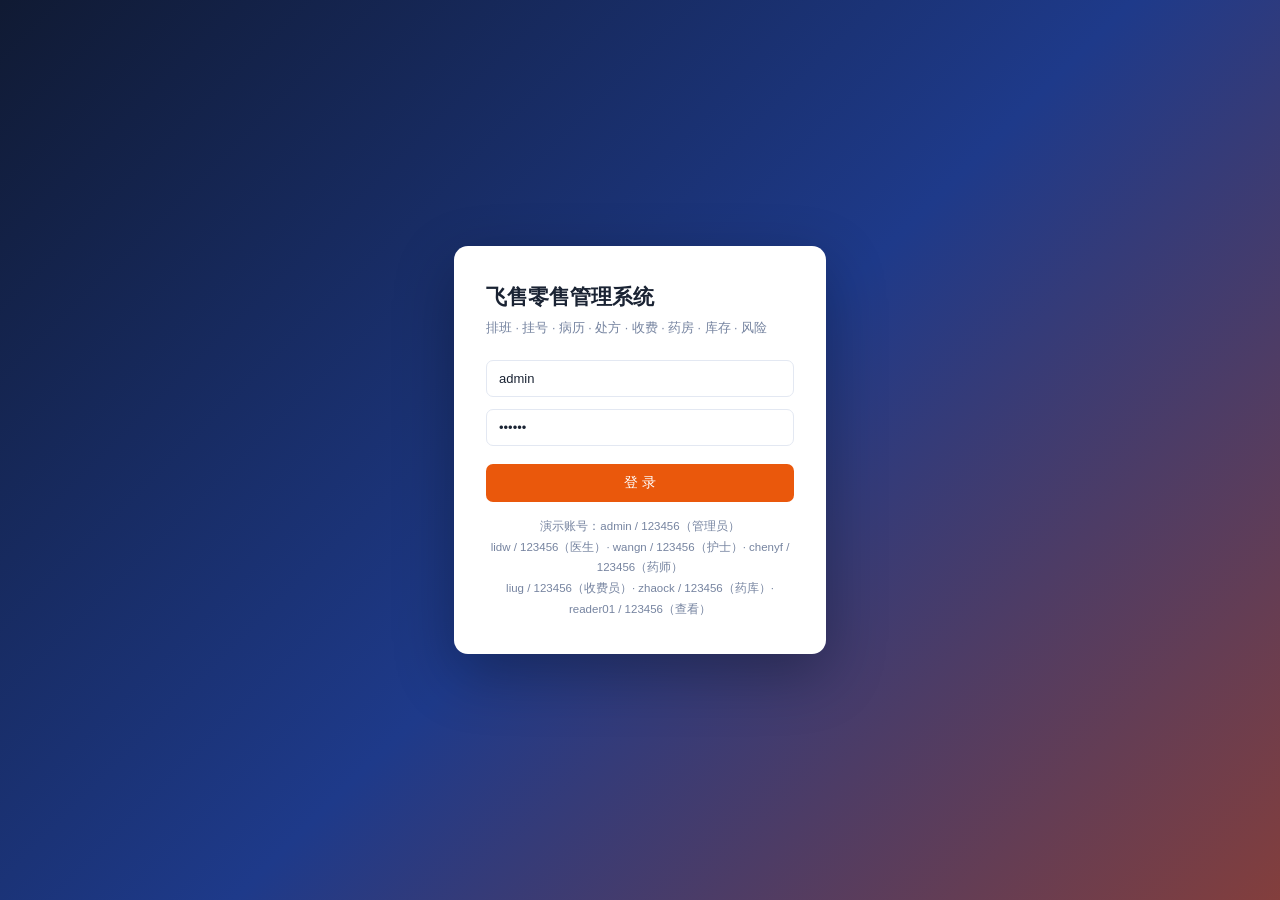
<file: frontend/login.html>
<!DOCTYPE html>
<html lang="zh-CN">
<head>
<meta charset="utf-8">
<meta name="viewport" content="width=device-width, initial-scale=1">
<title>登录 · 飞售零售管理系统</title>
<link rel="icon" href="favicon.svg">
<link rel="stylesheet" href="style.css">
<script>var PREFIX = (function () {
    var p = location.pathname.replace(/\/[^/]*$/, '');
    return (p === '/' || p === '') ? '' : p;
  })();</script>
</head>
<body>
<div class="login-wrap">
  <div class="login-box">
    <h1>飞售零售管理系统</h1>
    <p>排班 · 挂号 · 病历 · 处方 · 收费 · 药房 · 库存 · 风险</p>
    <input id="u" placeholder="用户名" autocomplete="username" value="admin">
    <input id="p" type="password" placeholder="密码" autocomplete="current-password" value="123456">
    <button class="btn" id="go">登 录</button>
    <div class="hint">
      演示账号：admin / 123456（管理员）<br>
      lidw / 123456（医生）· wangn / 123456（护士）· chenyf / 123456（药师）<br>
      liug / 123456（收费员）· zhaock / 123456（药库）· reader01 / 123456（查看）
    </div>
  </div>
</div>
<div id="toast" class="toast hidden"></div>
<div id="modal-mask" class="modal-mask hidden"><div class="modal" id="modal"></div></div>
<script src="app.js"></script>
<script>
(function () {
  function toast(m, err) {
    var t = document.getElementById('toast');
    t.textContent = m;
    t.style.background = err ? '#d03050' : '#1f2733';
    t.classList.remove('hidden');
    clearTimeout(t._tm);
    t._tm = setTimeout(function () { t.classList.add('hidden'); }, 2600);
  }
  function login() {
    var u = document.getElementById('u').value.trim();
    var p = document.getElementById('p').value;
    if (!u || !p) { toast('请输入用户名和密码', true); return; }
    var btn = document.getElementById('go');
    btn.disabled = true; btn.textContent = '登录中…';
    fetch(PREFIX + '/api/login', {
      method: 'POST',
      headers: {'Content-Type': 'application/json'},
      body: JSON.stringify({username: u, password: p})
    }).then(function (r) {
      return r.json().then(function (j) { return {status: r.status, j: j}; });
    }).then(function (res) {
      if (res.status !== 200 || !res.j || res.j.code !== 200) {
        throw new Error((res.j && res.j.message) || '登录失败');
      }
      var d = res.j.data;
      localStorage.setItem('retail_token', d.token);
      localStorage.setItem('retail_user', JSON.stringify(d));
      location.href = 'index.html';
    }).catch(function (e) {
      toast(e.message || '登录失败', true);
      btn.disabled = false; btn.textContent = '登 录';
    });
  }
  document.getElementById('go').onclick = login;
  document.getElementById('p').addEventListener('keydown', function (e) {
    if (e.key === 'Enter') login();
  });
})();
</script>
</body>
</html>
</file>
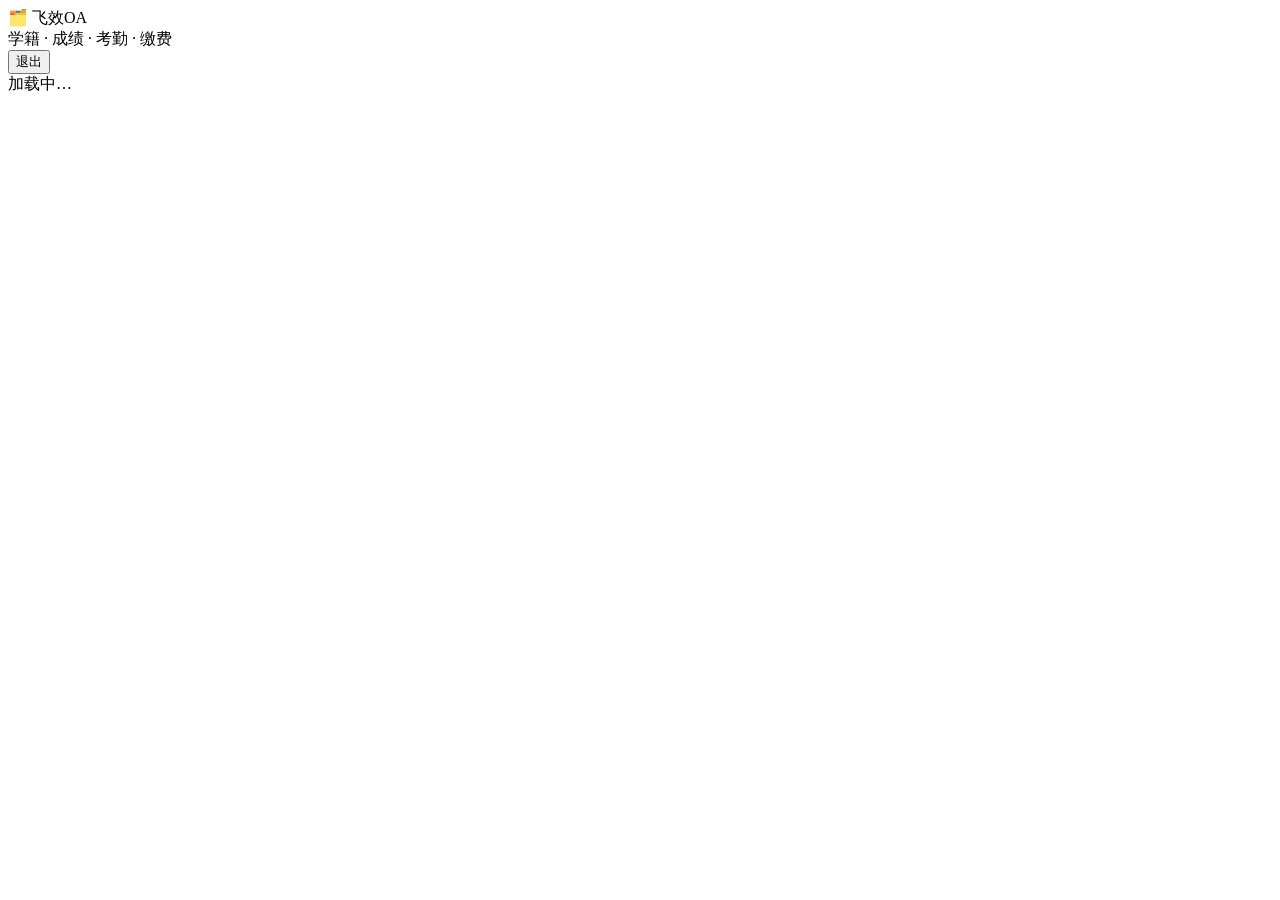
<file: tools/demo_template.html>
<!DOCTYPE html>
<html lang="zh-CN">
<head>
<meta charset="UTF-8" />
<meta name="viewport" content="width=device-width, initial-scale=1.0" />
<title>飞育教育管理系统 · 离线演示</title>
<style>
__STYLE__
</style>
</head>
<body>
  <div id="sidebar">
    <div class="brand">🗂️ 飞效OA</div>
    <div class="brand-sub">学籍 · 成绩 · 考勤 · 缴费</div>
    <nav id="nav"></nav>
    <div class="side-foot">
      <span id="who"></span>
      <button id="btn-logout" class="btn ghost sm">退出</button>
    </div>
  </div>
  <main id="main"><div class="empty">加载中…</div></main>
  <div id="modal-mask" class="modal-mask hidden"><div id="modal" class="modal"></div></div>
  <div id="toast" class="toast hidden"></div>
<script>var PREFIX = '';</script>
<script>
__RUNTIME_JS__
</script>
<script>
__APP_JS__
</script>
<script>
__PAGES_JS__
</script>
<script>boot();</script>
</body>
</html>
</file>
<file: frontend/style.css>
/* 飞育教育管理系统 · 样式 */
:root {
  --pri: #ea580c;
  --pri-d: #16389f;
  --bg: #f4f6fb;
  --card: #fff;
  --line: #e3e8f2;
  --txt: #1a2333;
  --sub: #7684a0;
  --ok: #ea580c;
  --warn: #d99b0b;
  --err: #cf2f4b;
  --side: #101a33;
  --side-2: #1b2b52;
}
* { box-sizing: border-box; }
html, body { margin: 0; padding: 0; }
body {
  font: 14px/1.6 -apple-system, "PingFang SC", "Microsoft YaHei", "Segoe UI", sans-serif;
  color: var(--txt);
  background: var(--bg);
  overflow-x: hidden;
}
a { color: var(--pri); text-decoration: none; }

/* ---------- 侧边栏 ---------- */
#sidebar {
  position: fixed; left: 0; top: 0; bottom: 0; width: 200px;
  background: var(--side); color: #c5cfdf; display: flex; flex-direction: column;
  z-index: 20;
}
.brand {
  padding: 18px 18px 4px; font-size: 18px; font-weight: 700; color: #fff;
  letter-spacing: 1px;
}
.brand-sub { padding: 0 18px 14px; font-size: 11.5px; color: #7d8aa5; }
#nav { flex: 1; overflow-y: auto; padding: 4px 8px; }
#nav a {
  display: flex; align-items: center; gap: 9px; padding: 8px 10px; margin: 1px 0;
  color: #b9c5da; border-radius: 7px; font-size: 13.5px; position: relative;
}
#nav a .ic { width: 18px; text-align: center; font-size: 14px; }
#nav a:hover { background: var(--side-2); color: #fff; }
#nav a.on { background: var(--pri); color: #fff; }
#nav a .badge {
  margin-left: auto; background: var(--err); color: #fff; font-size: 11px;
  min-width: 18px; height: 18px; line-height: 18px; text-align: center;
  border-radius: 9px; padding: 0 5px; font-weight: 600;
}
#nav a.on .badge { background: rgba(255,255,255,.28); }
.side-foot {
  padding: 12px 14px; border-top: 1px solid rgba(255,255,255,.08);
  font-size: 12px; display: flex; align-items: center; gap: 8px; flex-wrap: wrap;
}
.side-foot span { color: #8ba3a6; flex: 1; min-width: 80px; }

/* ---------- 主区 ---------- */
#main {
  margin-left: 200px; padding: 20px 24px 48px; min-height: 100vh;
}
h2.page { font-size: 19px; margin: 0 0 4px; font-weight: 650; }
.page-desc { color: var(--sub); font-size: 12.5px; margin-bottom: 14px; }

/* ---------- 卡片 ---------- */
.card {
  background: var(--card); border: 1px solid var(--line); border-radius: 10px;
  padding: 16px 18px; margin-bottom: 14px;
}
.card h3 {
  margin: 0 0 12px; font-size: 14.5px; font-weight: 650; display: flex;
  align-items: center; gap: 8px;
}
.card h3 .sub { font-weight: 400; font-size: 12px; color: var(--sub); margin-left: auto; }

/* ---------- KPI ---------- */
.kpis { display: flex; gap: 12px; flex-wrap: wrap; margin-bottom: 14px; }
.kpi {
  background: var(--card); border: 1px solid var(--line); border-radius: 10px;
  padding: 14px 18px; min-width: 130px; flex: 1;
}
.kpi b { display: block; font-size: 23px; font-weight: 700; line-height: 1.25; }
.kpi span { font-size: 12.5px; color: var(--sub); }
.kpi.ok b { color: var(--ok); }
.kpi.warn b { color: var(--warn); }
.kpi.err b { color: var(--err); }
.kpi.pri b { color: var(--pri); }

/* ---------- 工具条 ---------- */
.toolbar { display: flex; gap: 8px; flex-wrap: wrap; align-items: center; margin-bottom: 12px; }
.btn {
  border: 0; background: var(--pri); color: #fff; padding: 7px 14px;
  border-radius: 7px; font-size: 13px; cursor: pointer; font-family: inherit;
  transition: background .15s;
}
.btn:hover { background: var(--pri-d); }
.btn:disabled { opacity: .55; cursor: not-allowed; }
.btn.ghost { background: #eaf0f1; color: var(--txt); }
.btn.ghost:hover { background: #dfe8e9; }
.btn.danger { background: var(--err); }
.btn.ok { background: var(--ok); }
.btn.sm { padding: 4px 10px; font-size: 12px; }

input, select, textarea {
  font-family: inherit; font-size: 13px; padding: 7px 10px;
  border: 1px solid var(--line); border-radius: 7px; background: #fff;
  color: var(--txt); outline: none; max-width: 100%;
}
input:focus, select:focus, textarea:focus { border-color: var(--pri); }
textarea { resize: vertical; min-height: 84px; width: 100%; }

/* ---------- 表格 ---------- */
.tw { overflow-x: auto; }
table { width: 100%; border-collapse: collapse; font-size: 13px; }
th, td {
  text-align: left; padding: 9px 10px; border-bottom: 1px solid var(--line);
  white-space: nowrap;
}
th { color: var(--sub); font-weight: 600; font-size: 12.5px; background: #f9fbfb; }
tbody tr:hover { background: #f6faf9; }
tr.click { cursor: pointer; }
td.wrap { white-space: normal; min-width: 180px; }
td.num, th.num { text-align: right; font-variant-numeric: tabular-nums; }

.tag {
  display: inline-block; padding: 1px 8px; border-radius: 10px; font-size: 12px;
  background: #eaf0f1; color: var(--sub);
}
.tag.ok { background: #e6f7ec; color: var(--ok); }
.tag.warn { background: #fff5e0; color: var(--warn); }
.tag.err { background: #fdedf0; color: var(--err); }
.tag.pri { background: #e3f4f2; color: var(--pri); }

.empty { color: var(--sub); text-align: center; padding: 44px 12px; font-size: 13px; }

/* ---------- 表单 ---------- */
.fld { display: block; margin-bottom: 12px; }
.fld > span { display: block; font-size: 12.5px; color: var(--sub); margin-bottom: 5px; }
.fld input, .fld select, .fld textarea { width: 100%; }
.fld i { display: block; font-size: 11.5px; color: var(--sub); font-style: normal; margin-top: 3px; }
.grid2 { display: grid; grid-template-columns: 1fr 1fr; gap: 0 14px; }
.grid3 { display: grid; grid-template-columns: repeat(3, 1fr); gap: 0 14px; }

/* ---------- 进度条 ---------- */
.bar { background: #eaf0f1; border-radius: 5px; height: 9px; overflow: hidden; }
.bar i { display: block; height: 100%; background: var(--pri); border-radius: 5px; }
.bar i.warn { background: var(--warn); }
.bar i.err { background: var(--err); }
.bar i.ok { background: var(--ok); }

/* ---------- 竖向柱状图 ---------- */
.chart { display: flex; align-items: flex-end; gap: 10px; height: 190px; padding: 6px 0 0; }
.chart .col { flex: 1; display: flex; flex-direction: column; justify-content: flex-end;
  align-items: center; gap: 4px; min-width: 0; }
.chart .col .bars { display: flex; gap: 3px; align-items: flex-end; height: 150px; }
.chart .col .bars i { width: 14px; border-radius: 3px 3px 0 0; background: var(--pri);
  display: block; min-height: 2px; }
.chart .col .bars i.b2 { background: #9ecfc9; }
.chart .col .lb { font-size: 11.5px; color: var(--sub); white-space: nowrap; }
.chart .col .vv { font-size: 11px; color: var(--txt); }

/* ---------- 横向条形排行 ---------- */
.rank { display: flex; flex-direction: column; gap: 9px; }
.rank .r { display: flex; align-items: center; gap: 10px; font-size: 12.5px; }
.rank .r .n { width: 128px; overflow: hidden; text-overflow: ellipsis; white-space: nowrap; }
.rank .r .b { flex: 1; }
.rank .r .v { width: 96px; text-align: right; color: var(--sub);
  font-variant-numeric: tabular-nums; }

/* ---------- 时间线 ---------- */
.tl { position: relative; padding-left: 22px; }
.tl:before {
  content: ''; position: absolute; left: 6px; top: 6px; bottom: 6px;
  width: 2px; background: var(--line);
}
.tl-item { position: relative; padding: 0 0 16px; }
.tl-item:before {
  content: ''; position: absolute; left: -20px; top: 5px; width: 10px; height: 10px;
  border-radius: 50%; background: #fff; border: 2px solid var(--pri);
}
.tl-item.pass:before { border-color: var(--ok); }
.tl-item.reject:before { border-color: var(--err); }
.tl-item .t { font-size: 11.5px; color: var(--sub); }
.tl-item .h { font-weight: 600; font-size: 13.5px; margin: 1px 0; }
.tl-item .d { color: var(--sub); font-size: 12.5px; }

/* ---------- 风险卡片 ---------- */
.risk-list { display: flex; flex-direction: column; gap: 10px; }
.risk-item {
  background: var(--card); border: 1px solid var(--line); border-left: 3px solid var(--warn);
  border-radius: 9px; padding: 12px 16px;
}
.risk-item.lv-hi { border-left-color: var(--err); }
.risk-item.lv-mid { border-left-color: var(--warn); }
.risk-item.lv-lo { border-left-color: #9ecfc9; }
.risk-item .h { display: flex; align-items: center; gap: 8px; }
.risk-item .h b { font-size: 13.5px; }
.risk-item .d { color: var(--sub); font-size: 12.5px; margin: 4px 0 0; }

/* ---------- 税率卡 ---------- */
.rate-grid { display: grid; grid-template-columns: repeat(auto-fill, minmax(150px, 1fr)); gap: 10px; }
.rate-card {
  border: 1px solid var(--line); border-radius: 9px; padding: 12px 14px; background: #fff;
}
.rate-card b { display: block; font-size: 20px; color: var(--pri); }
.rate-card span { font-size: 12px; color: var(--sub); }

/* ---------- 弹层 ---------- */
.modal-mask {
  position: fixed; inset: 0; background: rgba(15, 28, 30, .45); z-index: 60;
  display: flex; align-items: flex-start; justify-content: center; padding: 40px 16px;
  overflow-y: auto;
}
.modal {
  background: #fff; border-radius: 12px; padding: 20px 22px; width: 520px;
  max-width: 100%; box-shadow: 0 16px 48px rgba(0,0,0,.22);
}
.modal.wide { width: 800px; }
.modal h3 { margin: 0 0 14px; font-size: 16px; }
.modal .acts { display: flex; gap: 8px; justify-content: flex-end; margin-top: 16px; }
.hidden { display: none !important; }

.toast {
  position: fixed; left: 50%; bottom: 40px; transform: translateX(-50%);
  background: #1a2333; color: #fff; padding: 10px 20px; border-radius: 8px;
  font-size: 13px; z-index: 90; box-shadow: 0 8px 24px rgba(0,0,0,.2);
  max-width: 80vw;
}

/* ---------- 结算卡 ---------- */
.settle {
  background: linear-gradient(135deg, #c2410c, #3b82f6); color: #fff;
  border-radius: 10px; padding: 16px 20px; margin-bottom: 14px;
}
.settle .row { display: flex; gap: 26px; flex-wrap: wrap; }
.settle .row > div b { display: block; font-size: 21px; font-weight: 700; }
.settle .row > div span { font-size: 12px; opacity: .82; }
.settle .note { margin-top: 10px; font-size: 12px; opacity: .85; }

/* ---------- 登录页 ---------- */
.login-wrap {
  min-height: 100vh; display: flex; align-items: center; justify-content: center;
  background: linear-gradient(135deg, #101a33 0%, #1e3a8a 52%, #c2410c 130%);
  padding: 20px;
}
.login-box {
  background: #fff; border-radius: 14px; padding: 34px 32px; width: 372px;
  max-width: 100%; box-shadow: 0 20px 60px rgba(0,0,0,.3);
}
.login-box h1 { font-size: 21px; margin: 0 0 4px; }
.login-box p { color: var(--sub); font-size: 12.5px; margin: 0 0 22px; }
.login-box input { width: 100%; margin-bottom: 12px; padding: 10px 12px; }
.login-box .btn { width: 100%; padding: 10px; font-size: 14px; margin-top: 6px; }
.hint { font-size: 11.5px; color: var(--sub); text-align: center; margin-top: 14px;
  line-height: 1.8; }

/* ---------- 移动端 ---------- */
@media (max-width: 820px) {
  #sidebar {
    position: static; width: auto; flex-direction: row; align-items: center;
    overflow-x: auto; padding: 0 8px;
  }
  .brand { padding: 10px 8px; font-size: 15px; white-space: nowrap; }
  .brand-sub { display: none; }
  #nav { display: flex; padding: 6px 0; flex: 1; }
  #nav a { white-space: nowrap; padding: 6px 10px; }
  #nav a .ic { display: none; }
  .side-foot { border: 0; padding: 6px; }
  .side-foot span { display: none; }
  #main { margin-left: 0; padding: 14px 12px 40px; }
  .grid2, .grid3 { grid-template-columns: 1fr; }
  .kpi b { font-size: 20px; }
  .chart { height: 160px; }
  .chart .col .bars { height: 120px; }
}

/* ---------- 飞育扩展 ---------- */
.sub-cell { font-size: 12px; color: var(--sub); max-width: 280px; white-space: normal; }
.rowitem { padding: 8px 4px; border-bottom: 1px dashed var(--line); display: flex; flex-wrap: wrap; align-items: baseline; gap: 8px; }
.rowitem.hot b { color: var(--err); }
.rowitem i { margin-left: auto; font-style: normal; font-size: 11.5px; color: var(--sub); }
.rowitem p { width: 100%; margin: 2px 0 0; font-size: 12.5px; color: var(--sub); }
table.week th { text-align: center; padding: 6px 4px; font-size: 12.5px; }
table.week td { border: 1px solid var(--line); padding: 3px; vertical-align: top; height: 46px; }
.slot b { display: block; font-size: 12px; color: var(--pri); }
.slot i { font-style: normal; font-size: 11px; color: var(--sub); }
.card.hot { border-color: #f3c1cb; background: #fff7f8; }
select, input[type=number] { margin-left: 6px; }

.pos-sum{font-size:15px;font-weight:600;color:#ea580c;padding:8px 4px;}
</file>
